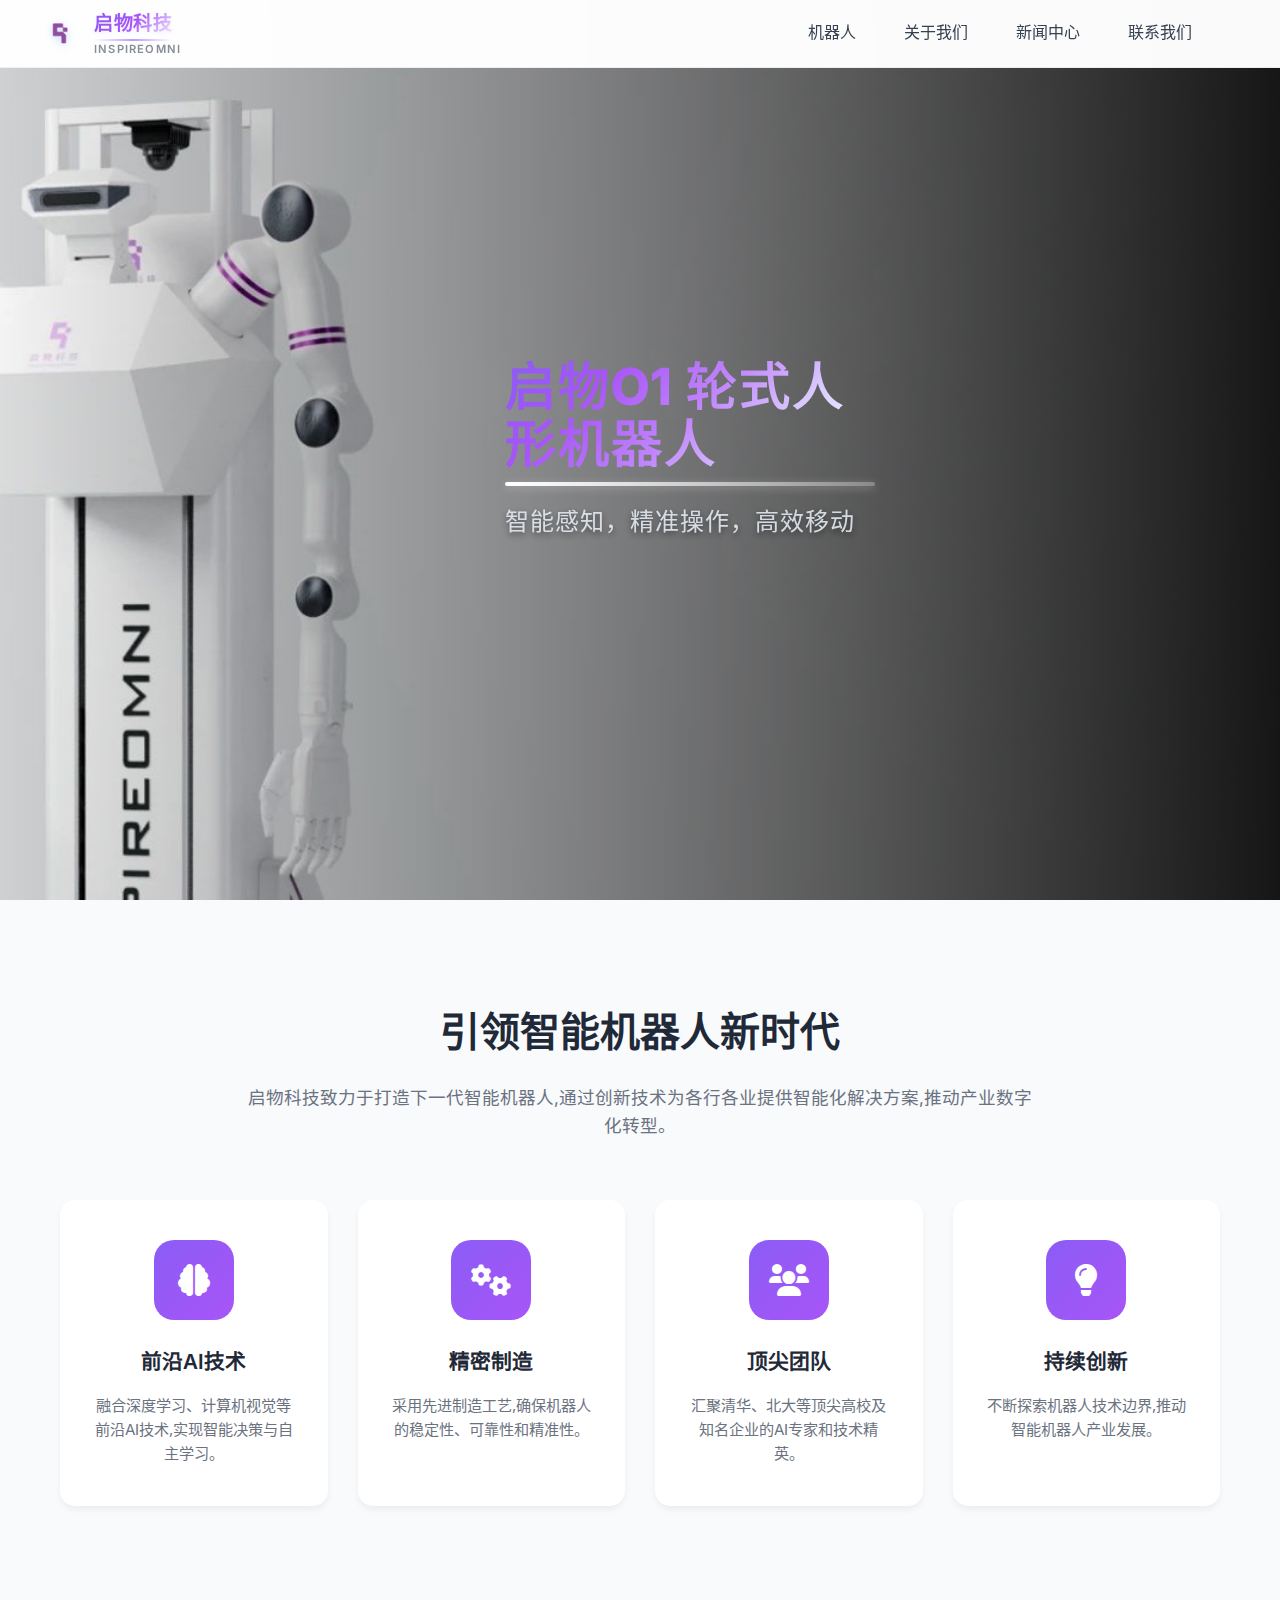
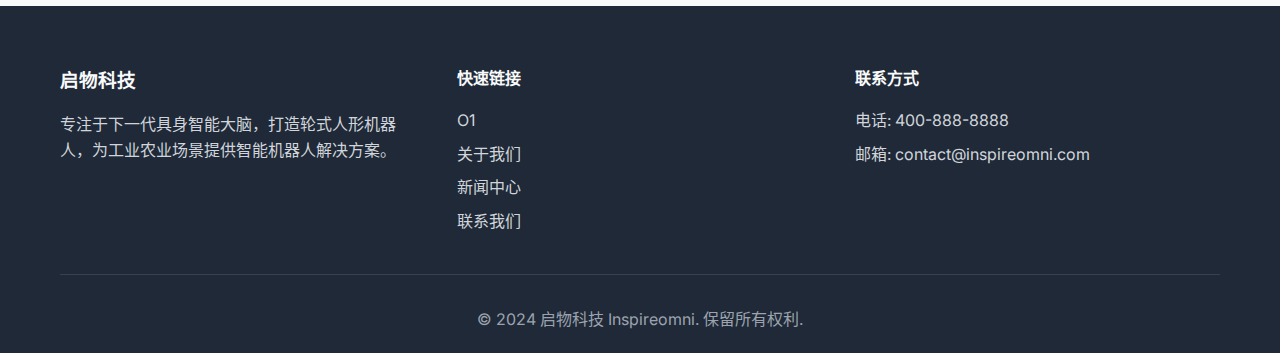
<file: index.html>
<!DOCTYPE html>
<html lang="zh-CN">
<head>
    <meta charset="UTF-8">
    <meta name="viewport" content="width=device-width, initial-scale=1.0">
    <title>启物科技 - 智能机器人未来已来</title>
    <meta name="description" content="启物科技专注于智能机器人研发，启物O1机器人融合最先进的AI技术，为各行各业提供智能化解决方案">
    <link rel="stylesheet" href="styles.css">
    <link href="https://fonts.googleapis.com/css2?family=Inter:wght@300;400;500;600;700&display=swap" rel="stylesheet">
    <link rel="stylesheet" href="https://cdnjs.cloudflare.com/ajax/libs/font-awesome/6.0.0/css/all.min.css">
</head>
<body>
    <!-- 导航栏 -->
    <nav class="navbar">
        <div class="nav-container">
            <div class="nav-logo">
                <a href="index.html" class="logo-container">
                    <img src="images/logo.png" alt="启物科技Logo" class="logo-image">
                    <div class="logo-text">
                        <h2 class="company-name">启物科技</h2>
                        <span class="company-english">INSPIREOMNI</span>
                    </div>
                </a>
            </div>
            <ul class="nav-menu">
                <li class="nav-item-dropdown">
                    <a href="#" class="nav-link dropdown-toggle">机器人</a>
                    <ul class="dropdown-menu">
                        <li class="dropdown-product-item">
                            <a href="o1.html" class="dropdown-product-link">
                                <div class="dropdown-product-image">
                                    <img src="images/o1.3.png" alt="启物O1机器人" class="product-img">
                                </div>
                                <div class="dropdown-product-name">O1</div>
                            </a>
                        </li>
                    </ul>
                </li>
                <li><a href="about.html" class="nav-link">关于我们</a></li>
                <li><a href="news.html" class="nav-link">新闻中心</a></li>
                <li><a href="contact.html" class="nav-link">联系我们</a></li>
            </ul>
            <div class="hamburger">
                <span class="bar"></span>
                <span class="bar"></span>
                <span class="bar"></span>
            </div>
        </div>
    </nav>

    <!-- 首页横幅 - 基于O1封面 -->
    <section class="o1-hero-section">
        <div class="o1-hero-background">
            <!-- 这里将使用第二张机器人图片作为背景 -->
            <div class="o1-hero-overlay"></div>
        </div>
        <div class="container">
            <div class="o1-hero-content">
                <div class="o1-hero-text">
                    <h1 class="o1-hero-title">启物O1 轮式人形机器人</h1>
                    <p class="o1-hero-subtitle">智能感知，精准操作，高效移动</p>
                </div>
            </div>
        </div>
    </section>

    <!-- 特性介绍 - 基于第二个图片 -->
    <section class="features-section">
        <div class="container">
            <div class="features-header">
                <h2 class="features-title">引领智能机器人新时代</h2>
                <p class="features-subtitle">启物科技致力于打造下一代智能机器人,通过创新技术为各行各业提供智能化解决方案,推动产业数字化转型。</p>
            </div>
            <div class="features-grid-new">
                <div class="feature-card-new">
                    <div class="feature-icon-new">
                        <i class="fas fa-brain"></i>
                    </div>
                    <h3>前沿AI技术</h3>
                    <p>融合深度学习、计算机视觉等前沿AI技术,实现智能决策与自主学习。</p>
                </div>
                <div class="feature-card-new">
                    <div class="feature-icon-new">
                        <i class="fas fa-cogs"></i>
                    </div>
                    <h3>精密制造</h3>
                    <p>采用先进制造工艺,确保机器人的稳定性、可靠性和精准性。</p>
                </div>
                <div class="feature-card-new">
                    <div class="feature-icon-new">
                        <i class="fas fa-users"></i>
                    </div>
                    <h3>顶尖团队</h3>
                    <p>汇聚清华、北大等顶尖高校及知名企业的AI专家和技术精英。</p>
                </div>
                <div class="feature-card-new">
                    <div class="feature-icon-new">
                        <i class="fas fa-lightbulb"></i>
                    </div>
                    <h3>持续创新</h3>
                    <p>不断探索机器人技术边界,推动智能机器人产业发展。</p>
                </div>
            </div>
        </div>
    </section>

    <!-- 页脚 -->
    <footer class="footer">
        <div class="container">
            <div class="footer-content">
                <div class="footer-section">
                    <h3>启物科技</h3>
                    <p>专注于下一代具身智能大脑，打造轮式人形机器人，为工业农业场景提供智能机器人解决方案。</p>
                </div>
                <div class="footer-section">
                    <h4>快速链接</h4>
                    <ul>
                        <li><a href="o1.html">O1</a></li>
                        <li><a href="about.html">关于我们</a></li>
                        <li><a href="news.html">新闻中心</a></li>
                        <li><a href="contact.html">联系我们</a></li>
                    </ul>
                </div>
                <div class="footer-section">
                    <h4>联系方式</h4>
                    <p>电话: 400-888-8888</p>
                    <p>邮箱: contact@inspireomni.com</p>
                </div>
            </div>
            <div class="footer-bottom">
                <p>&copy; 2024 启物科技 Inspireomni. 保留所有权利.</p>
            </div>
        </div>
    </footer>

    <script src="script.js"></script>
</body>
</html>
</file>
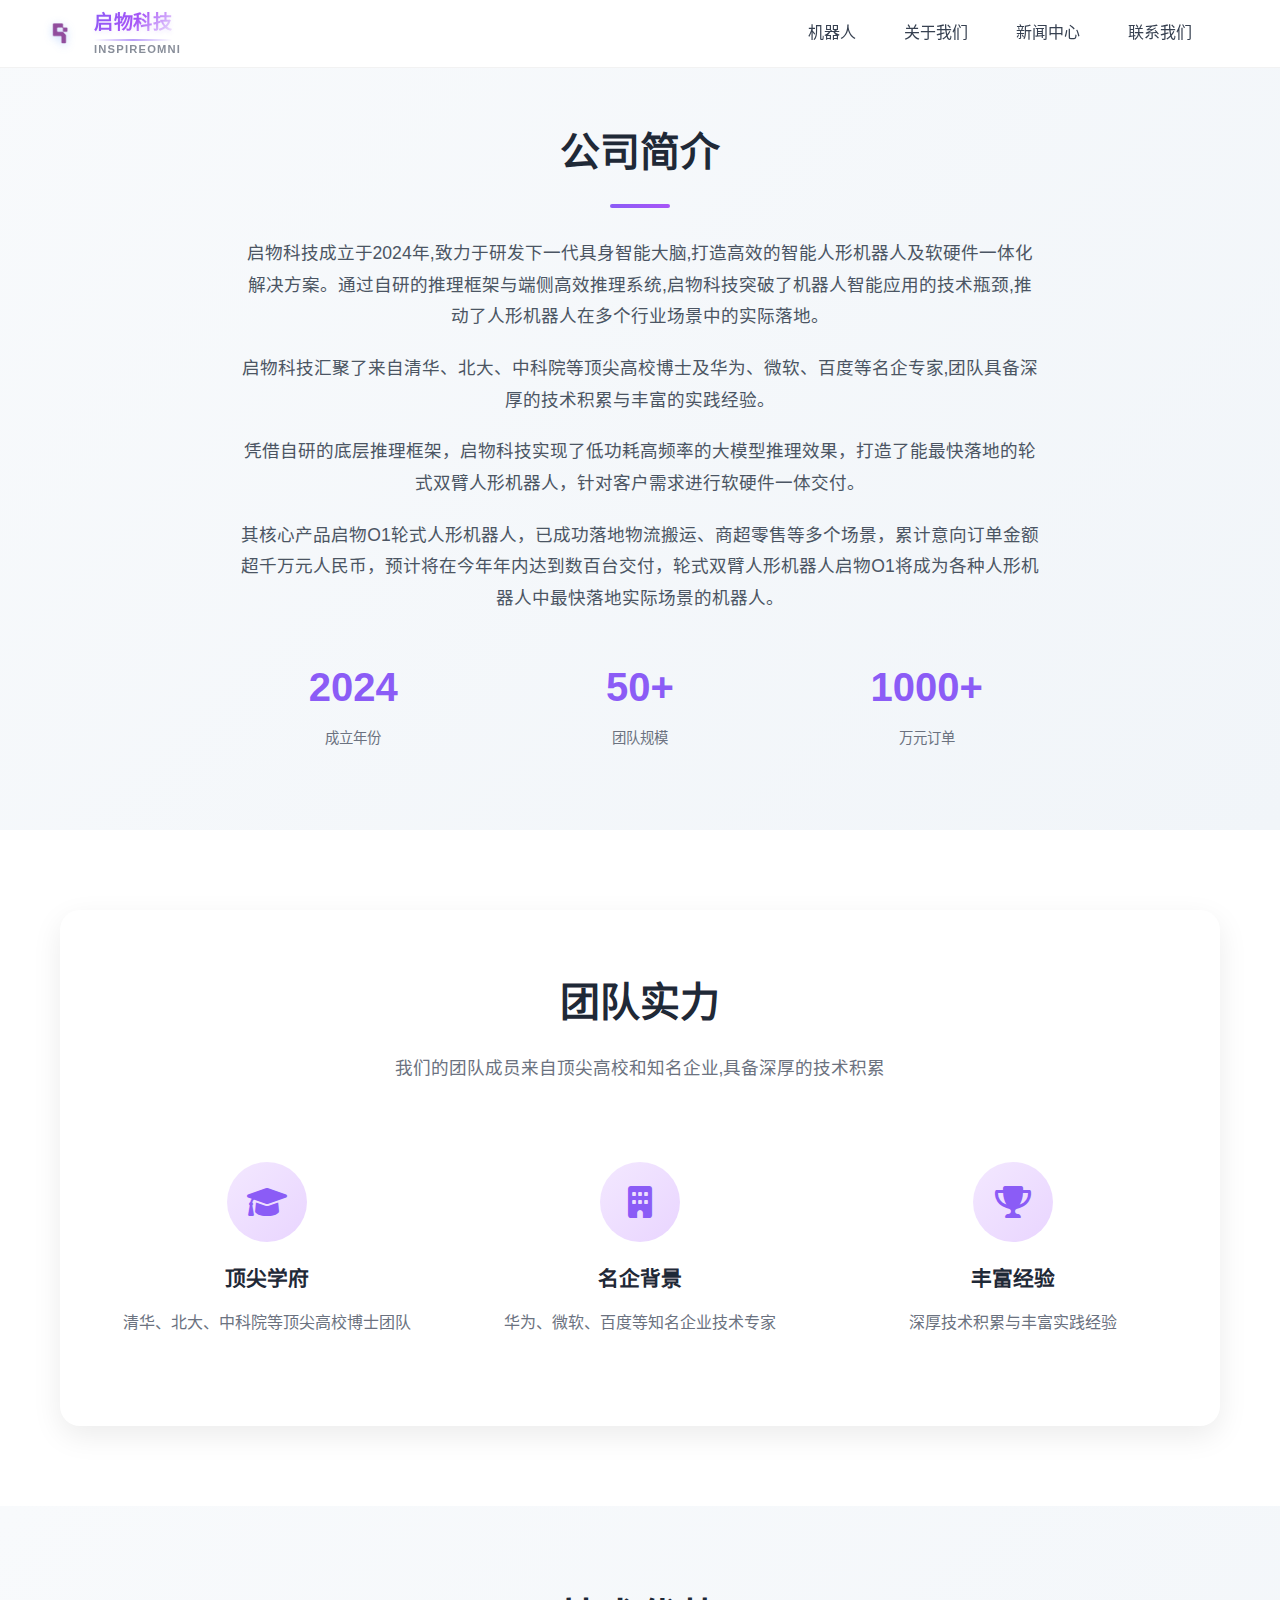
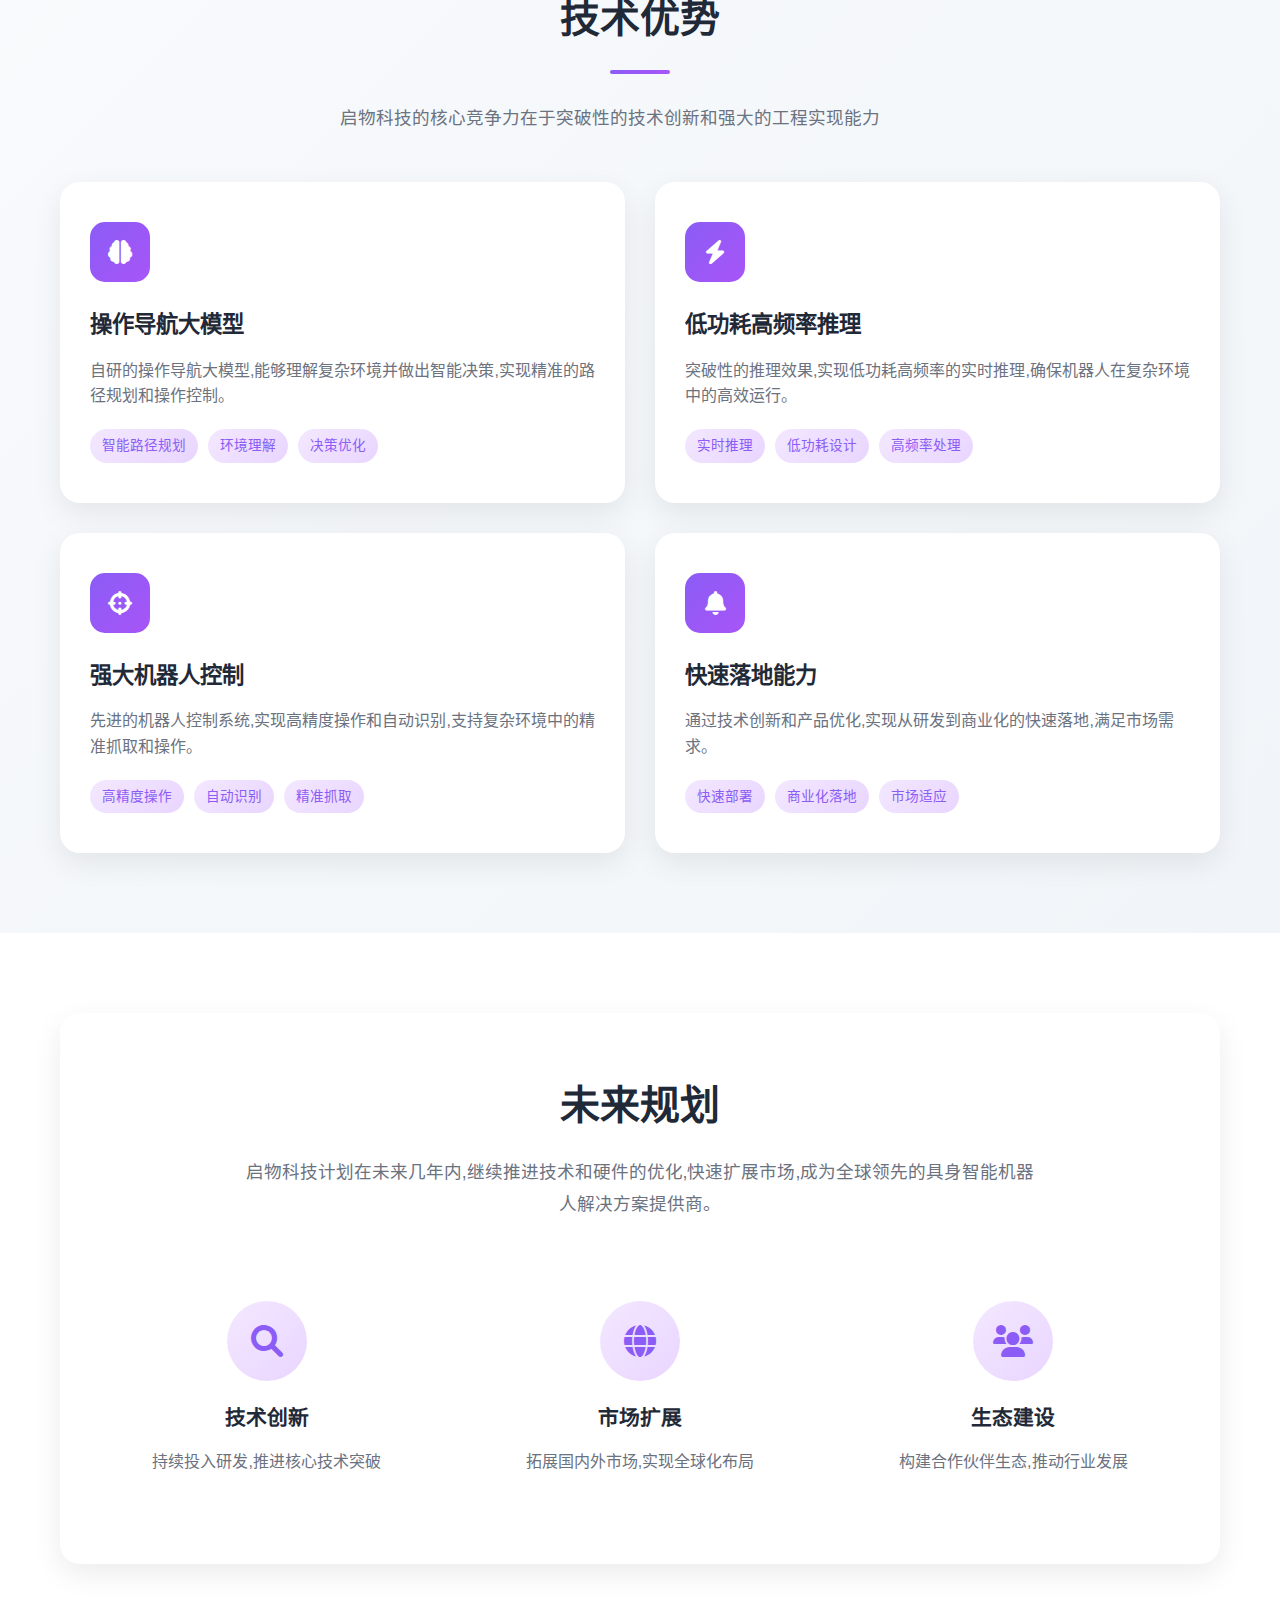
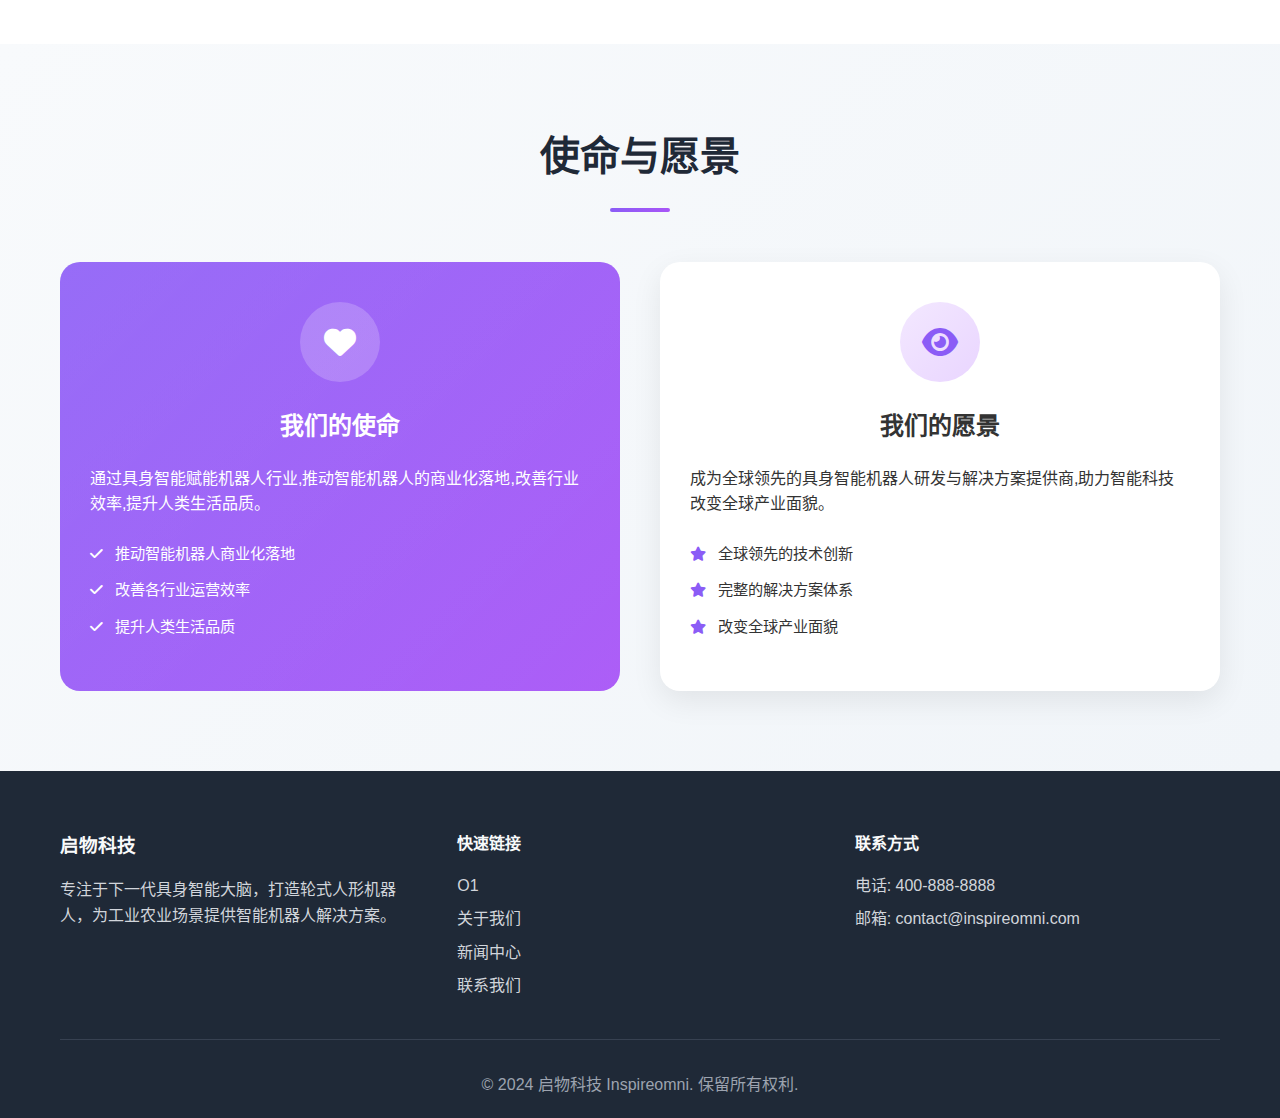
<file: about.html>
<!DOCTYPE html>
<html lang="zh-CN">
<head>
    <meta charset="UTF-8">
    <meta name="viewport" content="width=device-width, initial-scale=1.0">
    <title>关于我们 - 启物科技</title>
    <meta name="description" content="启物科技专注于研发智能人形机器人的端侧大脑，打造下一代智能机器人硬软件一体化解决方案">
    <link rel="stylesheet" href="styles.css">
    <link rel="stylesheet" href="https://cdnjs.cloudflare.com/ajax/libs/font-awesome/6.0.0/css/all.min.css">
</head>
<body>
    <!-- 导航栏 -->
    <nav class="navbar">
        <div class="nav-container">
            <div class="nav-logo">
                <a href="index.html" class="logo-container">
                    <img src="images/logo.png" alt="启物科技Logo" class="logo-image">
                    <div class="logo-text">
                        <h2 class="company-name">启物科技</h2>
                        <span class="company-english">INSPIREOMNI</span>
                    </div>
                </a>
            </div>
            <ul class="nav-menu">
                <li class="nav-item-dropdown">
                    <a href="#" class="nav-link dropdown-toggle">机器人</a>
                    <ul class="dropdown-menu">
                        <li class="dropdown-product-item">
                            <a href="o1.html" class="dropdown-product-link">
                                <div class="dropdown-product-image">
                                    <img src="images/o1.jpg" alt="启物O1机器人" class="product-img">
                                </div>
                                <div class="dropdown-product-name">O1</div>
                            </a>
                        </li>
                    </ul>
                </li>
                <li><a href="about.html" class="nav-link">关于我们</a></li>
                <li><a href="news.html" class="nav-link">新闻中心</a></li>
                <li><a href="contact.html" class="nav-link">联系我们</a></li>
            </ul>
            <div class="hamburger">
                <span class="bar"></span>
                <span class="bar"></span>
                <span class="bar"></span>
            </div>
        </div>
    </nav>

    <!-- 公司简介部分 -->
    <section class="company-intro-section">
        <div class="container">
            <div class="intro-content">
                <div class="intro-text">
                    <h2 class="section-title">公司简介</h2>
                    <div class="title-underline"></div>
                    <div class="intro-paragraphs">
                        <p>启物科技成立于2024年,致力于研发下一代具身智能大脑,打造高效的智能人形机器人及软硬件一体化解决方案。通过自研的推理框架与端侧高效推理系统,启物科技突破了机器人智能应用的技术瓶颈,推动了人形机器人在多个行业场景中的实际落地。</p>
                        <p>启物科技汇聚了来自清华、北大、中科院等顶尖高校博士及华为、微软、百度等名企专家,团队具备深厚的技术积累与丰富的实践经验。</p>
                        <p>凭借自研的底层推理框架，启物科技实现了低功耗高频率的大模型推理效果，打造了能最快落地的轮式双臂人形机器人，针对客户需求进行软硬件一体交付。</p>
                        <p>其核心产品启物O1轮式人形机器人，已成功落地物流搬运、商超零售等多个场景，累计意向订单金额超千万元人民币，预计将在今年年内达到数百台交付，轮式双臂人形机器人启物O1将成为各种人形机器人中最快落地实际场景的机器人。</p>
                    </div>
                    <div class="company-stats">
                        <div class="stat-item">
                            <div class="stat-number">2024</div>
                            <div class="stat-label">成立年份</div>
                        </div>
                        <div class="stat-item">
                            <div class="stat-number">50+</div>
                            <div class="stat-label">团队规模</div>
                        </div>
                        <div class="stat-item">
                            <div class="stat-number">1000+</div>
                            <div class="stat-label">万元订单</div>
                        </div>
                    </div>
                </div>
            </div>
        </div>
    </section>

    <!-- 团队实力部分 -->
    <section class="team-strength-section">
        <div class="container">
            <div class="strength-card">
                <h2 class="section-title">团队实力</h2>
                <p class="section-subtitle">我们的团队成员来自顶尖高校和知名企业,具备深厚的技术积累</p>
                <div class="strength-pillars">
                    <div class="pillar">
                        <div class="pillar-icon">
                            <i class="fas fa-graduation-cap"></i>
                        </div>
                        <h3>顶尖学府</h3>
                        <p>清华、北大、中科院等顶尖高校博士团队</p>
                    </div>
                    <div class="pillar">
                        <div class="pillar-icon">
                            <i class="fas fa-building"></i>
                        </div>
                        <h3>名企背景</h3>
                        <p>华为、微软、百度等知名企业技术专家</p>
                    </div>
                    <div class="pillar">
                        <div class="pillar-icon">
                            <i class="fas fa-trophy"></i>
                        </div>
                        <h3>丰富经验</h3>
                        <p>深厚技术积累与丰富实践经验</p>
                    </div>
                </div>
            </div>
        </div>
    </section>

    <!-- 技术优势部分 -->
    <section class="tech-advantages-section">
        <div class="container">
            <h2 class="section-title">技术优势</h2>
            <div class="title-underline"></div>
            <p class="section-subtitle">启物科技的核心竞争力在于突破性的技术创新和强大的工程实现能力</p>
            <div class="tech-grid">
                <div class="tech-card">
                    <div class="tech-icon">
                        <i class="fas fa-brain"></i>
                    </div>
                    <h3>操作导航大模型</h3>
                    <p>自研的操作导航大模型,能够理解复杂环境并做出智能决策,实现精准的路径规划和操作控制。</p>
                    <div class="tech-keywords">
                        <span class="keyword">智能路径规划</span>
                        <span class="keyword">环境理解</span>
                        <span class="keyword">决策优化</span>
                    </div>
                </div>
                <div class="tech-card">
                    <div class="tech-icon">
                        <i class="fas fa-bolt"></i>
                    </div>
                    <h3>低功耗高频率推理</h3>
                    <p>突破性的推理效果,实现低功耗高频率的实时推理,确保机器人在复杂环境中的高效运行。</p>
                    <div class="tech-keywords">
                        <span class="keyword">实时推理</span>
                        <span class="keyword">低功耗设计</span>
                        <span class="keyword">高频率处理</span>
                    </div>
                </div>
                <div class="tech-card">
                    <div class="tech-icon">
                        <i class="fas fa-crosshairs"></i>
                    </div>
                    <h3>强大机器人控制</h3>
                    <p>先进的机器人控制系统,实现高精度操作和自动识别,支持复杂环境中的精准抓取和操作。</p>
                    <div class="tech-keywords">
                        <span class="keyword">高精度操作</span>
                        <span class="keyword">自动识别</span>
                        <span class="keyword">精准抓取</span>
                    </div>
                </div>
                <div class="tech-card">
                    <div class="tech-icon">
                        <i class="fas fa-bell"></i>
                    </div>
                    <h3>快速落地能力</h3>
                    <p>通过技术创新和产品优化,实现从研发到商业化的快速落地,满足市场需求。</p>
                    <div class="tech-keywords">
                        <span class="keyword">快速部署</span>
                        <span class="keyword">商业化落地</span>
                        <span class="keyword">市场适应</span>
                    </div>
                </div>
            </div>
        </div>
    </section>

    <!-- 未来规划部分 -->
    <section class="future-planning-section">
        <div class="container">
            <div class="planning-card">
                <h2 class="section-title">未来规划</h2>
                <p class="planning-intro">启物科技计划在未来几年内,继续推进技术和硬件的优化,快速扩展市场,成为全球领先的具身智能机器人解决方案提供商。</p>
                <div class="planning-pillars">
                    <div class="planning-pillar">
                        <div class="planning-icon">
                            <i class="fas fa-search"></i>
                        </div>
                        <h3>技术创新</h3>
                        <p>持续投入研发,推进核心技术突破</p>
                    </div>
                    <div class="planning-pillar">
                        <div class="planning-icon">
                            <i class="fas fa-globe"></i>
                        </div>
                        <h3>市场扩展</h3>
                        <p>拓展国内外市场,实现全球化布局</p>
                    </div>
                    <div class="planning-pillar">
                        <div class="planning-icon">
                            <i class="fas fa-users"></i>
                        </div>
                        <h3>生态建设</h3>
                        <p>构建合作伙伴生态,推动行业发展</p>
                    </div>
                </div>
            </div>
        </div>
    </section>

    <!-- 使命与愿景部分 -->
    <section class="mission-vision-section">
        <div class="container">
            <h2 class="section-title">使命与愿景</h2>
            <div class="title-underline"></div>
            <div class="mission-vision-cards">
                <div class="mission-card">
                    <div class="card-icon">
                        <i class="fas fa-heart"></i>
                    </div>
                    <h3>我们的使命</h3>
                    <p>通过具身智能赋能机器人行业,推动智能机器人的商业化落地,改善行业效率,提升人类生活品质。</p>
                    <ul class="mission-points">
                        <li><i class="fas fa-check"></i>推动智能机器人商业化落地</li>
                        <li><i class="fas fa-check"></i>改善各行业运营效率</li>
                        <li><i class="fas fa-check"></i>提升人类生活品质</li>
                    </ul>
                </div>
                <div class="vision-card">
                    <div class="card-icon">
                        <i class="fas fa-eye"></i>
                    </div>
                    <h3>我们的愿景</h3>
                    <p>成为全球领先的具身智能机器人研发与解决方案提供商,助力智能科技改变全球产业面貌。</p>
                    <ul class="vision-points">
                        <li><i class="fas fa-star"></i>全球领先的技术创新</li>
                        <li><i class="fas fa-star"></i>完整的解决方案体系</li>
                        <li><i class="fas fa-star"></i>改变全球产业面貌</li>
                    </ul>
                </div>
            </div>
        </div>
    </section>

    <!-- 页脚 -->
    <footer class="footer">
        <div class="container">
            <div class="footer-content">
                <div class="footer-section">
                    <h3>启物科技</h3>
                    <p>专注于下一代具身智能大脑，打造轮式人形机器人，为工业农业场景提供智能机器人解决方案。</p>
                </div>
                <div class="footer-section">
                    <h4>快速链接</h4>
                    <ul>
                        <li><a href="o1.html">O1</a></li>
                        <li><a href="about.html">关于我们</a></li>
                        <li><a href="news.html">新闻中心</a></li>
                        <li><a href="contact.html">联系我们</a></li>
                    </ul>
                </div>
                <div class="footer-section">
                    <h4>联系方式</h4>
                    <p>电话: 400-888-8888</p>
                    <p>邮箱: contact@inspireomni.com</p>
                </div>
            </div>
            <div class="footer-bottom">
                <p>&copy; 2024 启物科技 Inspireomni. 保留所有权利.</p>
            </div>
        </div>
    </footer>

    <script src="script.js"></script>
</body>
</html>
</file>
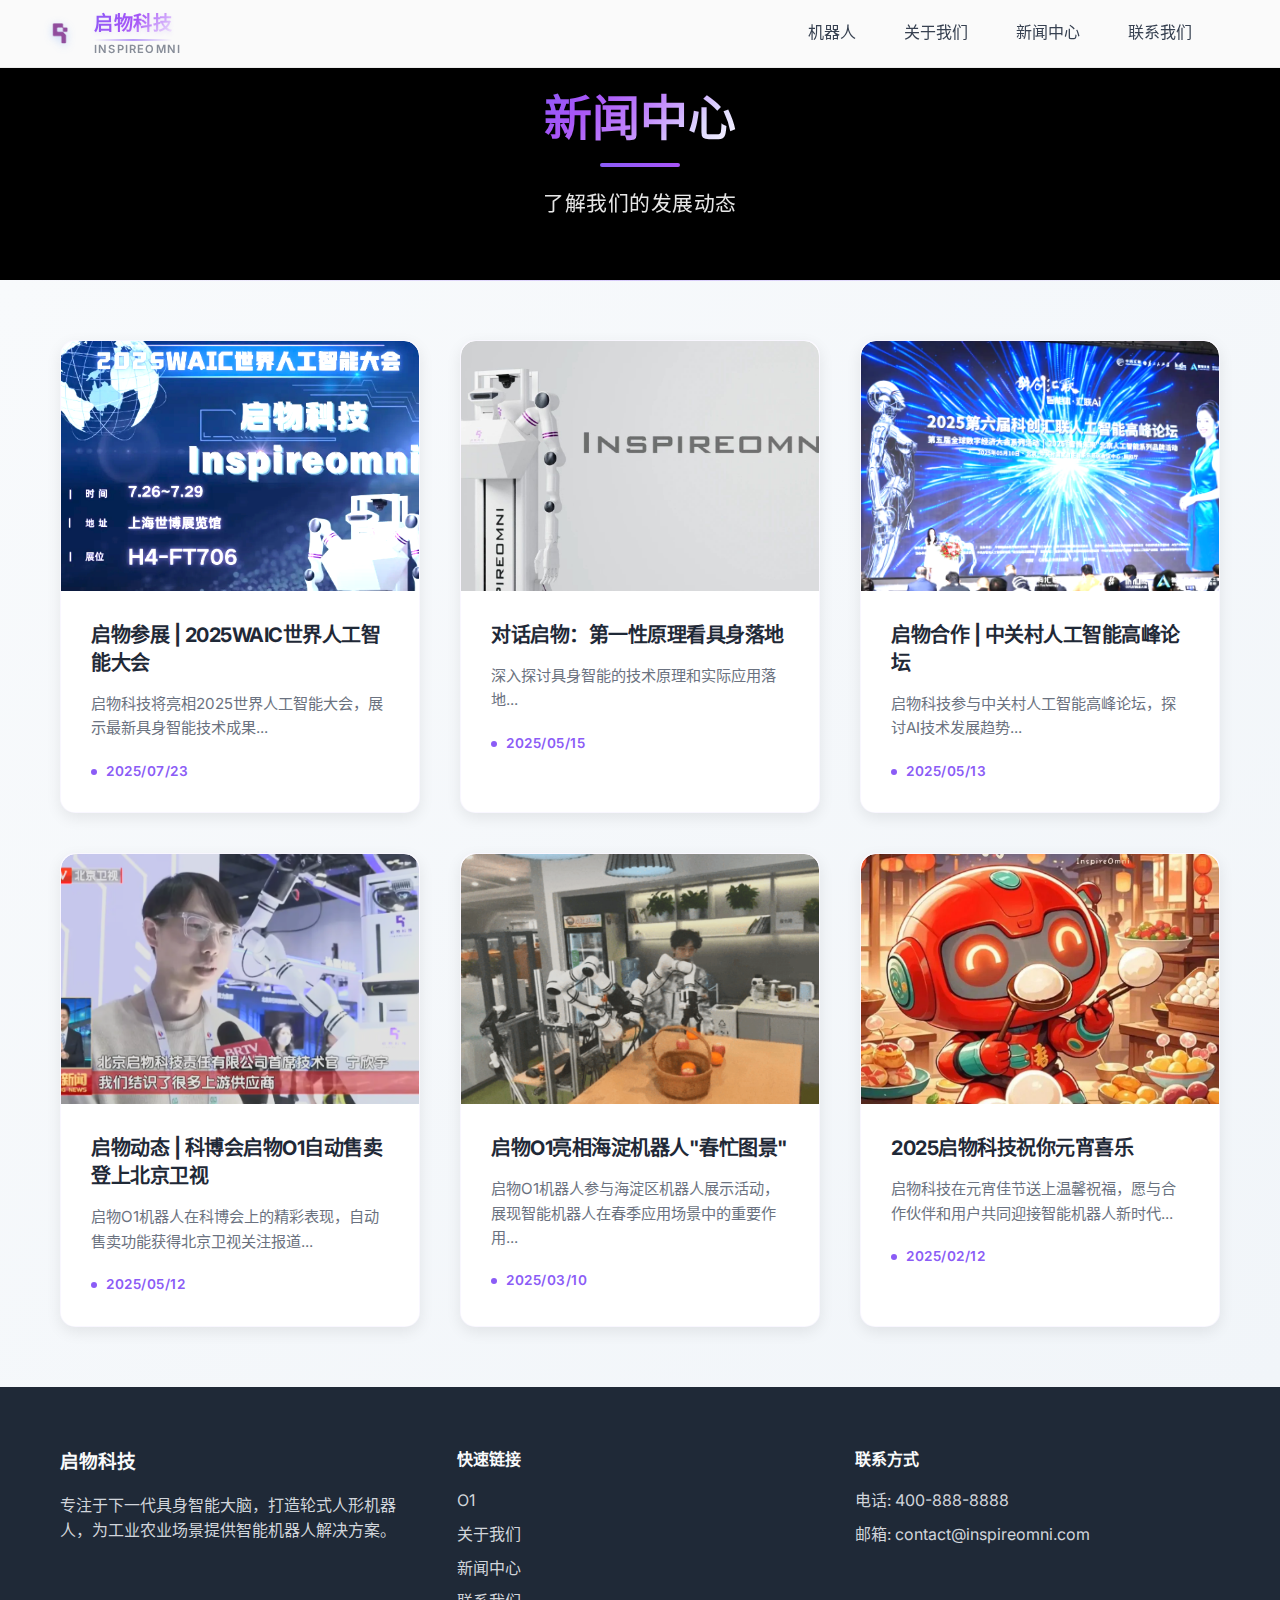
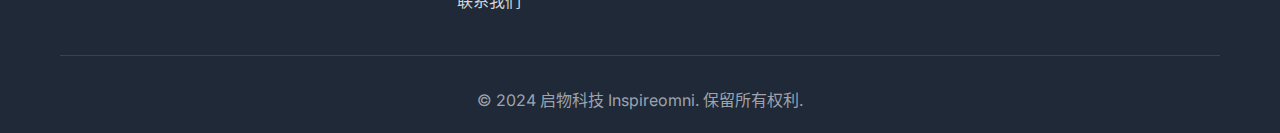
<file: news.html>
<!DOCTYPE html>
<html lang="zh-CN">
<head>
    <meta charset="UTF-8">
    <meta name="viewport" content="width=device-width, initial-scale=1.0">
    <title>新闻中心 - 启物科技</title>
    <meta name="description" content="了解启物科技的发展动态，最新产品资讯和行业新闻">
    <link rel="stylesheet" href="styles.css">
    <link href="https://fonts.googleapis.com/css2?family=Inter:wght@300;400;500;600;700&display=swap" rel="stylesheet">
    <link rel="stylesheet" href="https://cdnjs.cloudflare.com/ajax/libs/font-awesome/6.0.0/css/all.min.css">
</head>
<body>
    <!-- 导航栏 -->
    <nav class="navbar">
        <div class="nav-container">
            <div class="nav-logo">
                <a href="index.html" class="logo-container">
                    <img src="images/logo.png" alt="启物科技Logo" class="logo-image">
                    <div class="logo-text">
                        <h2 class="company-name">启物科技</h2>
                        <span class="company-english">INSPIREOMNI</span>
                    </div>
                </a>
            </div>
            <ul class="nav-menu">
                <li class="nav-item-dropdown">
                    <a href="#" class="nav-link dropdown-toggle">机器人</a>
                    <ul class="dropdown-menu">
                        <li class="dropdown-product-item">
                            <a href="o1.html" class="dropdown-product-link">
                                <div class="dropdown-product-image">
                                    <img src="images/o1.3.png" alt="启物O1机器人" class="product-img">
                                </div>
                                <div class="dropdown-product-name">O1</div>
                            </a>
                        </li>
                    </ul>
                </li>
                <li><a href="about.html" class="nav-link">关于我们</a></li>
                <li><a href="news.html" class="nav-link">新闻中心</a></li>
                <li><a href="contact.html" class="nav-link">联系我们</a></li>
            </ul>
            <div class="hamburger">
                <span class="bar"></span>
                <span class="bar"></span>
                <span class="bar"></span>
            </div>
        </div>
    </nav>

    <!-- 新闻中心头部 -->
    <section class="news-hero">
        <div class="container">
            <h1 class="news-title">新闻中心</h1>
            <p class="news-subtitle">了解我们的发展动态</p>
        </div>
    </section>

    <!-- 新闻文章 -->
    <section class="news-articles">
        <div class="container">
            <div class="articles-grid">
                <article class="news-card">
                    <a href="https://mp.weixin.qq.com/s/Qlk5baRkpxJ99cyLZM3aJA" target="_blank" class="news-link">
                        <div class="news-image">
                            <img src="images/new1.png" alt="2025WAIC世界人工智能大会海报" class="news-article-image">
                        </div>
                        <div class="news-content">
                            <h3>启物参展 | 2025WAIC世界人工智能大会</h3>
                            <p>启物科技将亮相2025世界人工智能大会，展示最新具身智能技术成果...</p>
                            <div class="news-date">2025/07/23</div>
                        </div>
                    </a>
                </article>

                <article class="news-card">
                    <a href="https://mp.weixin.qq.com/s/n4TSRXfKK8Y1FqzjXKehXg" target="_blank" class="news-link">
                        <div class="news-image">
                            <img src="images/new2.jpg" alt="启物科技机器人" class="news-article-image">
                        </div>
                        <div class="news-content">
                            <h3>对话启物：第一性原理看具身落地</h3>
                            <p>深入探讨具身智能的技术原理和实际应用落地...</p>
                            <div class="news-date">2025/05/15</div>
                        </div>
                    </a>
                </article>

                <article class="news-card">
                    <a href="https://mp.weixin.qq.com/s/Rb5eDqPPTeTUamX6KXdNSA" target="_blank" class="news-link">
                        <div class="news-image">
                            <img src="images/new3.png" alt="启物科技机器人" class="news-article-image">
                        </div>
                        <div class="news-content">
                            <h3>启物合作 | 中关村人工智能高峰论坛</h3>
                            <p>启物科技参与中关村人工智能高峰论坛，探讨AI技术发展趋势...</p>
                            <div class="news-date">2025/05/13</div>
                        </div>
                    </a>
                </article>

                <!-- 新增的部落格文章 -->
                <article class="news-card">
                    <a href="https://mp.weixin.qq.com/s/1YGJDNEXK0WTpRfr0AFnhQ" target="_blank" class="news-link">
                        <div class="news-image">
                            <img src="images/new4.png" alt="启物O1自动售卖登上北京卫视" class="news-article-image">
                        </div>
                        <div class="news-content">
                            <h3>启物动态 | 科博会启物O1自动售卖登上北京卫视</h3>
                            <p>启物O1机器人在科博会上的精彩表现，自动售卖功能获得北京卫视关注报道...</p>
                            <div class="news-date">2025/05/12</div>
                        </div>
                    </a>
                </article>

                <article class="news-card">
                    <a href="https://mp.weixin.qq.com/s/x3bhlKqdmApHIAj8x5zzUw" target="_blank" class="news-link">
                        <div class="news-image">
                            <img src="images/new5.png" alt="启物O1亮相海淀机器人春忙图景" class="news-article-image">
                        </div>
                        <div class="news-content">
                            <h3>启物O1亮相海淀机器人"春忙图景"</h3>
                            <p>启物O1机器人参与海淀区机器人展示活动，展现智能机器人在春季应用场景中的重要作用...</p>
                            <div class="news-date">2025/03/10</div>
                        </div>
                    </a>
                </article>

                <article class="news-card">
                    <a href="https://mp.weixin.qq.com/s/MtxzuHTGmurkGzZ2RzduXg" target="_blank" class="news-link">
                        <div class="news-image">
                            <img src="images/new6.png" alt="2025启物科技元宵节祝福" class="news-article-image">
                        </div>
                        <div class="news-content">
                            <h3>2025启物科技祝你元宵喜乐</h3>
                            <p>启物科技在元宵佳节送上温馨祝福，愿与合作伙伴和用户共同迎接智能机器人新时代...</p>
                            <div class="news-date">2025/02/12</div>
                        </div>
                    </a>
                </article>
            </div>
        </div>
    </section>



    <!-- 页脚 -->
    <footer class="footer">
        <div class="container">
            <div class="footer-content">
                <div class="footer-section">
                    <h3>启物科技</h3>
                    <p>专注于下一代具身智能大脑，打造轮式人形机器人，为工业农业场景提供智能机器人解决方案。</p>
                </div>
                <div class="footer-section">
                    <h4>快速链接</h4>
                    <ul>
                        <li><a href="o1.html">O1</a></li>
                        <li><a href="about.html">关于我们</a></li>
                        <li><a href="news.html">新闻中心</a></li>
                        <li><a href="contact.html">联系我们</a></li>
                    </ul>
                </div>
                <div class="footer-section">
                    <h4>联系方式</h4>
                    <p>电话: 400-888-8888</p>
                    <p>邮箱: contact@inspireomni.com</p>
                </div>
            </div>
            <div class="footer-bottom">
                <p>&copy; 2024 启物科技 Inspireomni. 保留所有权利.</p>
            </div>
        </div>
    </footer>

    <script src="script.js"></script>
</body>
</html>
</file>
<file: styles.css>
/* 全局样式 */
* {
    margin: 0;
    padding: 0;
    box-sizing: border-box;
}

body {
    font-family: 'Inter', -apple-system, BlinkMacSystemFont, 'Segoe UI', Roboto, sans-serif;
    line-height: 1.6;
    color: #333;
    overflow-x: hidden;
}

.container {
    max-width: 1200px;
    margin: 0 auto;
    padding: 0 20px;
}

/* 导航栏 */
.navbar {
    position: fixed;
    top: 0;
    width: 100%;
    background: rgba(255, 255, 255, 0.98);
    backdrop-filter: blur(10px);
    z-index: 1000;
    padding: 0.5rem 0;
    transition: all 0.3s ease;
    border-bottom: 1px solid rgba(0, 0, 0, 0.05);
}

.nav-container {
    max-width: 1400px;
    margin: 0 auto;
    padding: 0 40px;
    display: flex;
    justify-content: space-between;
    align-items: center;
}

.logo-container {
    display: flex;
    align-items: center;
    gap: 14px;
    text-decoration: none;
    color: inherit;
    transition: all 0.3s ease;
}

.logo-image {
    width: 40px;
    height: 40px;
    object-fit: contain;
    filter: drop-shadow(0 2px 4px rgba(59, 130, 246, 0.3));
}

.logo-text {
    display: flex;
    flex-direction: column;
    align-items: flex-start;
    gap: 2px;
}

.company-name {
    color: #1f2937;
    font-weight: 800;
    margin: 0;
    font-size: 1.2rem;
    font-family: 'Inter', sans-serif;
    letter-spacing: 0.5px;
    position: relative;
    background: linear-gradient(135deg, #8b5cf6 0%, #a855f7 50%, #ffffff 100%);
    -webkit-background-clip: text;
    -webkit-text-fill-color: transparent;
    background-clip: text;
    text-shadow: 0 2px 4px rgba(139, 92, 246, 0.1);
}

.company-name::after {
    content: '';
    position: absolute;
    bottom: -2px;
    left: 0;
    width: 100%;
    height: 2px;
    background: linear-gradient(90deg, transparent, #8b5cf6, transparent);
    opacity: 0.6;
}

.company-english {
    color: #6b7280;
    font-size: 0.7rem;
    font-weight: 600;
    letter-spacing: 1.2px;
    text-transform: uppercase;
    font-family: 'Inter', sans-serif;
    opacity: 0.8;
    transition: all 0.3s ease;
}

.logo-container:hover .company-name {
    transform: scale(1.01);
    transition: transform 0.3s ease;
    background: linear-gradient(135deg, #a855f7 0%, #8b5cf6 50%, #7c3aed 100%);
    -webkit-background-clip: text;
    -webkit-text-fill-color: transparent;
    background-clip: text;
}

.logo-container:hover .company-english {
    opacity: 1;
    color: #3b82f6;
}

.logo-container:hover .logo-image {
    filter: drop-shadow(0 4px 8px rgba(59, 130, 246, 0.4));
    transform: scale(1.03);
    transition: all 0.3s ease;
}

.nav-menu {
    display: flex;
    list-style: none;
    gap: 3rem;
    margin: 0;
    padding: 0;
    margin-right: 3rem;
}

.nav-link {
    text-decoration: none;
    color: #374151;
    font-weight: 500;
    font-size: 1rem;
    transition: all 0.3s ease;
    position: relative;
    padding: 0.4rem 0;
}

.nav-link:hover {
    color: #3b82f6;
}

.nav-link::after {
    content: '';
    position: absolute;
    bottom: 0;
    left: 0;
    width: 0;
    height: 2px;
    background: #3b82f6;
    transition: width 0.3s ease;
}

.nav-link:hover::after {
    width: 100%;
}

/* 下拉菜单样式 */
.nav-item-dropdown {
    position: relative;
}

.dropdown-toggle {
    cursor: pointer;
}

.dropdown-toggle::before {
    display: none;
}

.nav-item-dropdown:hover .dropdown-toggle::before {
    border-top-color: #3b82f6;
    transform: translateY(-50%) rotate(180deg);
}

.dropdown-menu {
    display: flex;
    flex-direction: column;
    gap: 0;
    padding: 60px 100px;
    background: #f8f9fa;
    border: none;
    border-radius: 0;
    box-shadow: 0 8px 32px rgba(0, 0, 0, 0.15);
    opacity: 0;
    visibility: hidden;
    position: fixed;
    top: 45px;
    left: 50%;
    transform: translateX(-50%) translateY(-10px);
    z-index: 1001;
    width: 100vw;
    max-width: none;
    min-width: auto;
    transition: all 0.3s ease;
}
  

.nav-item-dropdown:hover .dropdown-menu {
    opacity: 1;
    visibility: visible;
    transform: translateX(-50%) translateY(20px);
}

.dropdown-header {
    text-align: center;
    margin-bottom: 30px;
    width: 100%;
}

.dropdown-title {
    font-size: 32px;
    font-weight: 800;
    color: #1f2937;
    margin: 0 0 20px 0;
    letter-spacing: 1px;
    text-transform: uppercase;
}

.dropdown-underline {
    width: 100px;
    height: 4px;
    background: linear-gradient(90deg, #8b5cf6, #a855f7);
    margin: 0 auto;
    border-radius: 2px;
}

.dropdown-products {
    display: flex;
    justify-content: center;
    align-items: center;
    gap: 40px;
    margin-top: 40px;
    flex-wrap: nowrap;
    width: 100%;
}

.dropdown-product-item {
    list-style: none;
    display: flex;
    justify-content: center;
    align-items: center;
    margin: 0;
    padding: 0;
}

.dropdown-product-link {
    display: flex;
    flex-direction: column;
    align-items: center;
    text-decoration: none;
    color: inherit;
    transition: all 0.3s ease;
    padding: 30px 40px;
    background: white;
    border-radius: 12px;
    border: 1px solid #e5e7eb;
    box-shadow: 0 4px 12px rgba(0, 0, 0, 0.08);
    min-width: 250px;
    position: relative;
    overflow: hidden;
}

.dropdown-product-link::before {
    content: '';
    position: absolute;
    top: 0;
    left: 0;
    right: 0;
    height: 3px;
    background: linear-gradient(90deg, #8b5cf6, #a855f7);
    transform: scaleX(0);
    transition: transform 0.3s ease;
}

.dropdown-product-link:hover::before {
    transform: scaleX(1);
}

.dropdown-product-link:hover {
    transform: translateY(-2px);
    box-shadow: none;
    background: transparent;
    border-color: transparent;
}

.dropdown-product-image {
    width: 200px;
    height: 200px;
    background: #f8fafc;
    border-radius: 12px;
    overflow: hidden;
    margin-bottom: 20px;
    display: flex;
    align-items: center;
    justify-content: center;
    box-shadow: 0 6px 20px rgba(0, 0, 0, 0.1);
    position: relative;
    transition: all 0.3s ease;
}

.product-img {
    width: 100%;
    height: 100%;
    object-fit: contain;
    transition: all 0.5s ease;
    filter: brightness(1.02);
}

.dropdown-product-link:hover .product-img {
    transform: scale(1.05);
}

.dropdown-product-name {
    font-size: 18px;
    font-weight: 600;
    color: #1f2937;
    text-align: center;
    margin-top: 15px;
    order: 2;
    letter-spacing: 0.5px;
    position: relative;
    padding-bottom: 0;
    transition: color 0.3s ease;
}

.dropdown-product-name::after {
    display: none;
}

.dropdown-product-link:hover .dropdown-product-name {
    color: #1f2937;
}

.dropdown-product-link:hover .dropdown-product-name::after {
    display: none;
}

.hamburger {
    display: none;
    flex-direction: column;
    cursor: pointer;
}

.bar {
    width: 25px;
    height: 3px;
    background: #333;
    margin: 3px 0;
    transition: 0.3s;
}

/* 首页横幅 */
.hero {
    min-height: 100vh;
    display: flex;
    align-items: center;
    background: linear-gradient(135deg, #1a1a2e 0%, #16213e 50%, #0f3460 100%);
    color: white;
    padding: 120px 0 80px;
    position: relative;
    overflow: hidden;
}

.hero .container {
    max-width: 1400px;
    margin: 0 auto;
    padding: 0 60px;
    display: flex;
    align-items: center;
    width: 100%;
}

.hero-background {
    position: absolute;
    top: 0;
    left: 0;
    width: 100%;
    height: 100%;
    z-index: 1;
}

.hero-bg-animation {
    position: absolute;
    top: 0;
    left: 0;
    width: 100%;
    height: 100%;
    background: 
        radial-gradient(circle at 20% 80%, rgba(139, 92, 246, 0.1) 0%, transparent 50%),
        radial-gradient(circle at 80% 20%, rgba(139, 92, 246, 0.1) 0%, transparent 50%),
        radial-gradient(circle at 40% 40%, rgba(139, 92, 246, 0.05) 0%, transparent 50%);
    animation: float 6s ease-in-out infinite;
}

.hero-bg-particles {
    position: absolute;
    top: 0;
    left: 0;
    width: 100%;
    height: 100%;
    background-image: 
        radial-gradient(circle at 25% 25%, rgba(139, 92, 246, 0.3) 1px, transparent 1px),
        radial-gradient(circle at 75% 75%, rgba(139, 92, 246, 0.2) 1px, transparent 1px);
    background-size: 50px 50px, 30px 30px;
    animation: particle-float 8s linear infinite;
}

@keyframes float {
    0%, 100% { transform: translateY(0px) rotate(0deg); }
    50% { transform: translateY(-20px) rotate(1deg); }
}

@keyframes particle-float {
    0% { transform: translateY(0px); }
    100% { transform: translateY(-50px); }
}

.hero-content {
    flex: 1;
    max-width: 600px;
    position: relative;
    z-index: 2;
    padding-right: 2rem;
}

.hero-badge {
    display: inline-block;
    background: rgba(139, 92, 246, 0.2);
    border: 1px solid rgba(139, 92, 246, 0.3);
    border-radius: 20px;
    padding: 8px 16px;
    margin-bottom: 2rem;
    backdrop-filter: blur(10px);
}

.hero-badge span {
    font-size: 0.875rem;
    font-weight: 500;
    color: #8b5cf6;
}

.hero-title {
    font-size: 3.5rem;
    font-weight: 700;
    margin-bottom: 1.5rem;
    line-height: 1.2;
    display: flex;
    flex-direction: column;
    gap: 0.5rem;
}

.title-line {
    color: #e2e8f0;
}

.title-highlight {
    background: linear-gradient(135deg, #8b5cf6, #a855f7);
    -webkit-background-clip: text;
    -webkit-text-fill-color: transparent;
    background-clip: text;
}

.hero-subtitle {
    font-size: 1.25rem;
    margin-bottom: 2rem;
    opacity: 0.9;
}

.hero-stats {
    display: flex;
    gap: 2rem;
    margin: 2rem 0;
}

.stat-item {
    display: flex;
    flex-direction: column;
    align-items: center;
    text-align: center;
}

.stat-number {
    font-size: 1.5rem;
    font-weight: 700;
    color: #8b5cf6;
    margin-bottom: 0.25rem;
}

.stat-label {
    font-size: 0.875rem;
    color: #cbd5e1;
    font-weight: 500;
}

.hero-buttons {
    display: flex;
    gap: 1rem;
    flex-wrap: wrap;
    margin-top: 2rem;
}

.btn {
    padding: 12px 30px;
    border-radius: 50px;
    text-decoration: none;
    font-weight: 600;
    transition: all 0.3s ease;
    display: inline-flex;
    align-items: center;
    gap: 8px;
    border: none;
    cursor: pointer;
    font-size: 1rem;
}

.btn-primary {
    background: #8b5cf6;
    color: white;
}

.btn-primary:hover {
    background: #7c3aed;
    transform: translateY(-2px);
    box-shadow: 0 10px 25px rgba(139, 92, 246, 0.3);
}

.btn-secondary {
    background: transparent;
    color: white;
    border: 2px solid white;
}

.btn-secondary:hover {
    background: white;
    color: #8b5cf6;
    transform: translateY(-2px);
}

.btn-outline {
    background: transparent;
    color: #8b5cf6;
    border: 2px solid #8b5cf6;
}

.btn-outline:hover {
    background: #8b5cf6;
    color: white;
}

.hero-visual {
    flex: 1;
    display: flex;
    justify-content: center;
    align-items: center;
    position: relative;
    z-index: 2;
}

.robot-model {
    position: relative;
    width: 300px;
    height: 400px;
    display: flex;
    justify-content: center;
    align-items: center;
}

.robot-body {
    position: relative;
    width: 200px;
    height: 300px;
    display: flex;
    flex-direction: column;
    align-items: center;
}

.robot-head {
    width: 60px;
    height: 60px;
    background: linear-gradient(135deg, #8b5cf6, #a855f7);
    border-radius: 50%;
    position: relative;
    z-index: 3;
    animation: robot-head-bob 3s ease-in-out infinite;
}

.robot-torso {
    width: 80px;
    height: 100px;
    background: linear-gradient(135deg, #6366f1, #8b5cf6);
    border-radius: 20px;
    margin-top: -10px;
    position: relative;
    z-index: 2;
}

.robot-arm {
    position: absolute;
    width: 20px;
    height: 80px;
    background: linear-gradient(135deg, #8b5cf6, #a855f7);
    border-radius: 10px;
    top: 40px;
}

.robot-arm.left {
    left: -30px;
    transform: rotate(-15deg);
    animation: robot-arm-left 4s ease-in-out infinite;
}

.robot-arm.right {
    right: -30px;
    transform: rotate(15deg);
    animation: robot-arm-right 4s ease-in-out infinite;
}

.robot-base {
    width: 120px;
    height: 40px;
    background: linear-gradient(135deg, #4f46e5, #6366f1);
    border-radius: 20px;
    margin-top: -10px;
    position: relative;
    z-index: 1;
}

.robot-glow {
    position: absolute;
    width: 300px;
    height: 300px;
    background: radial-gradient(circle, rgba(139, 92, 246, 0.2) 0%, transparent 70%);
    border-radius: 50%;
    animation: robot-glow-pulse 2s ease-in-out infinite;
}

@keyframes robot-head-bob {
    0%, 100% { transform: translateY(0px); }
    50% { transform: translateY(-5px); }
}

@keyframes robot-arm-left {
    0%, 100% { transform: rotate(-15deg); }
    50% { transform: rotate(-25deg); }
}

@keyframes robot-arm-right {
    0%, 100% { transform: rotate(15deg); }
    50% { transform: rotate(25deg); }
}

@keyframes robot-glow-pulse {
    0%, 100% { opacity: 0.5; transform: scale(1); }
    50% { opacity: 0.8; transform: scale(1.1); }
}

/* 页面标题 */
.page-header {
    background: #000000;
    color: white;
    padding: 80px 0 60px;
    position: relative;
    overflow: hidden;
    display: flex;
    align-items: center;
    justify-content: center;
}

.page-header .container {
    display: flex;
    flex-direction: column;
    align-items: center;
    justify-content: center;
    text-align: center;
    width: 100%;
    height: 100%;
}

.page-title {
    font-size: 3rem;
    font-weight: 800;
    margin-bottom: 20px;
    background: linear-gradient(135deg, #8b5cf6 0%, #a855f7 25%, #c084fc 50%, #ddd6fe 75%, #ffffff 100%);
    -webkit-background-clip: text;
    -webkit-text-fill-color: transparent;
    background-clip: text;
    position: relative;
    z-index: 1;
    text-transform: uppercase;
}

.page-title::after {
    content: '';
    position: absolute;
    bottom: -10px;
    left: 50%;
    transform: translateX(-50%);
    width: 80px;
    height: 4px;
    background: linear-gradient(90deg, #8b5cf6, #a855f7);
    border-radius: 2px;
}

.page-subtitle {
    font-size: 1.3rem;
    opacity: 0.9;
    font-weight: 400;
    position: relative;
    z-index: 1;
    margin-top: 10px;
    letter-spacing: 0.5px;
}

/* 章节标题 */
.section-title {
    text-align: center;
    font-size: 2.5rem;
    font-weight: 700;
    margin-bottom: 3rem;
    color: #1f2937;
}

/* 关于我们 */
.about {
    padding: 80px 0;
    background: #f8fafc;
}

.about-content {
    max-width: 1000px;
    margin: 0 auto;
}

.company-intro {
    text-align: center;
    margin-bottom: 4rem;
}

.company-intro h3 {
    font-size: 1.75rem;
    margin-bottom: 1.5rem;
    color: #1f2937;
}

.company-intro p {
    color: #6b7280;
    font-size: 1.125rem;
    line-height: 1.7;
    max-width: 800px;
    margin: 0 auto;
}

.tech-highlights h3 {
    font-size: 1.75rem;
    margin-bottom: 2rem;
    color: #1f2937;
    text-align: center;
}

.features {
    display: grid;
    grid-template-columns: repeat(auto-fit, minmax(300px, 1fr));
    gap: 2rem;
    margin-top: 2rem;
}

.feature {
    display: flex;
    align-items: flex-start;
    gap: 1.5rem;
    padding: 2rem;
    background: white;
    border-radius: 20px;
    box-shadow: 0 4px 20px rgba(0, 0, 0, 0.08);
    transition: all 0.3s ease;
    border: 1px solid rgba(139, 92, 246, 0.1);
}

.feature:hover {
    transform: translateY(-5px);
    box-shadow: 0 8px 30px rgba(139, 92, 246, 0.15);
    border-color: rgba(139, 92, 246, 0.2);
}

.feature-icon {
    flex-shrink: 0;
    width: 60px;
    height: 60px;
    background: linear-gradient(135deg, #8b5cf6, #a855f7);
    border-radius: 15px;
    display: flex;
    align-items: center;
    justify-content: center;
    color: white;
    font-size: 1.5rem;
}

.feature-content h4 {
    font-size: 1.25rem;
    margin-bottom: 0.75rem;
    color: #1f2937;
    font-weight: 600;
}

.feature-content p {
    color: #6b7280;
    line-height: 1.6;
}

/* 产品展示 */
.products {
    padding: 80px 0;
    background: linear-gradient(135deg, #f8fafc 0%, #f1f5f9 100%);
}

.section-header {
    text-align: center;
    margin-bottom: 4rem;
}

.section-subtitle {
    font-size: 1.125rem;
    color: #64748b;
    margin-top: 1rem;
    max-width: 600px;
    margin-left: auto;
    margin-right: auto;
}

.products-grid {
    display: grid;
    grid-template-columns: repeat(auto-fit, minmax(300px, 1fr));
    gap: 2rem;
}

.product-card {
    background: white;
    border-radius: 20px;
    overflow: hidden;
    box-shadow: 0 10px 30px rgba(0, 0, 0, 0.1);
    transition: all 0.3s ease;
}

.product-card:hover {
    transform: translateY(-10px);
    box-shadow: 0 20px 40px rgba(0, 0, 0, 0.15);
}

.product-image {
    height: 200px;
    background: linear-gradient(135deg, #667eea 0%, #764ba2 100%);
    display: flex;
    align-items: center;
    justify-content: center;
    font-size: 3rem;
    color: white;
}

.product-content {
    padding: 2rem;
}

.product-content h3 {
    font-size: 1.5rem;
    margin-bottom: 1rem;
    color: #1f2937;
}

.product-content p {
    color: #6b7280;
    margin-bottom: 1.5rem;
    line-height: 1.6;
}

.product-features {
    display: flex;
    flex-wrap: wrap;
    gap: 0.5rem;
    margin-bottom: 1.5rem;
}

.feature-tag {
    background: #e0e7ff;
    color: #3730a3;
    padding: 0.25rem 0.75rem;
    border-radius: 20px;
    font-size: 0.875rem;
    font-weight: 500;
}

/* 联系我们 */
.contact {
    padding: 80px 0;
    background: #f8fafc;
}

.contact-content {
    display: grid;
    grid-template-columns: 1fr 2fr;
    gap: 3rem;
    align-items: start;
}

.contact-item {
    display: flex;
    align-items: flex-start;
    gap: 1rem;
    margin-bottom: 2rem;
}

.contact-item i {
    font-size: 1.5rem;
    color: #8b5cf6;
    margin-top: 0.25rem;
}

.contact-item h4 {
    font-size: 1.1rem;
    margin-bottom: 0.5rem;
    color: #1f2937;
}

.contact-item p {
    color: #6b7280;
}

.contact-form {
    background: white;
    padding: 2.5rem;
    border-radius: 15px;
    box-shadow: 0 4px 6px rgba(0, 0, 0, 0.05);
    max-width: 100%;
}

.form-group {
    margin-bottom: 1.5rem;
}

.form-group input,
.form-group textarea {
    width: 100%;
    padding: 12px 16px;
    border: 2px solid #e5e7eb;
    border-radius: 8px;
    font-size: 1rem;
    transition: border-color 0.3s ease;
}

.form-group input:focus,
.form-group textarea:focus {
    outline: none;
    border-color: #8b5cf6;
}

.form-group textarea {
    resize: vertical;
    min-height: 120px;
}

/* 新表单样式 */
.form-row {
    display: grid;
    grid-template-columns: repeat(3, 1fr);
    gap: 1.5rem;
    margin-bottom: 1.5rem;
}

.form-group label {
    display: block;
    margin-bottom: 0.5rem;
    font-weight: 500;
    color: #374151;
    font-size: 0.9rem;
}

.form-group select {
    width: 100%;
    padding: 12px 16px;
    border: 2px solid #e5e7eb;
    border-radius: 8px;
    font-size: 1rem;
    background-color: white;
    transition: border-color 0.3s ease;
    cursor: pointer;
}

.form-group select:focus {
    outline: none;
    border-color: #8b5cf6;
}

.captcha-group {
    margin-bottom: 2rem;
}

.captcha-container {
    display: flex;
    gap: 1rem;
    align-items: flex-start;
}

.captcha-container input {
    flex: 1;
}

.captcha-image-container {
    display: flex;
    align-items: center;
    gap: 0.5rem;
}

#captchaCanvas {
    border: 2px solid #e5e7eb;
    border-radius: 8px;
    cursor: pointer;
    background: #f9fafb;
}

.refresh-btn {
    background: #8b5cf6;
    color: white;
    border: none;
    border-radius: 6px;
    padding: 8px 12px;
    cursor: pointer;
    transition: background-color 0.3s ease;
    font-size: 0.9rem;
}

.refresh-btn:hover {
    background: #7c3aed;
}

.form-disclaimer {
    background: #f3f4f6;
    padding: 1rem;
    border-radius: 8px;
    margin-bottom: 1.5rem;
    border-left: 4px solid #8b5cf6;
}

.form-disclaimer p {
    margin: 0;
    font-size: 0.85rem;
    color: #6b7280;
    line-height: 1.5;
}

/* 页脚 */
.footer {
    background: #1f2937;
    color: white;
    padding: 60px 0 20px;
}

.footer-content {
    display: grid;
    grid-template-columns: repeat(auto-fit, minmax(250px, 1fr));
    gap: 2rem;
    margin-bottom: 2rem;
}

.footer-section h3,
.footer-section h4 {
    margin-bottom: 1rem;
    color: #f9fafb;
}

.footer-section p {
    color: #d1d5db;
    margin-bottom: 0.5rem;
}

.footer-section ul {
    list-style: none;
}

.footer-section ul li {
    margin-bottom: 0.5rem;
}

.footer-section ul li a {
    color: #d1d5db;
    text-decoration: none;
    transition: color 0.3s ease;
}

.footer-section ul li a:hover {
    color: #8b5cf6;
}

.footer-bottom {
    text-align: center;
    padding-top: 2rem;
    border-top: 1px solid #374151;
    color: #9ca3af;
}

/* 响应式设计 */
@media (max-width: 768px) {
    .hamburger {
        display: flex;
    }

    .nav-menu {
        position: fixed;
        left: -100%;
        top: 70px;
        flex-direction: column;
        background-color: white;
        width: 100%;
        text-align: center;
        transition: 0.3s;
        box-shadow: 0 10px 27px rgba(0, 0, 0, 0.05);
        padding: 2rem 0;
    }

    .nav-menu.active {
        left: 0;
    }

    .logo-container {
        gap: 10px;
    }

    .logo-image {
        width: 36px;
        height: 36px;
    }

    .company-name {
        font-size: 1.4rem;
    }

    .company-english {
        font-size: 0.7rem;
        letter-spacing: 0.8px;
    }

    .nav-menu {
        gap: 1.5rem;
    }

    .nav-link {
        font-size: 0.9rem;
    }

    .hero {
        flex-direction: column;
        text-align: center;
        padding: 100px 0 60px;
    }

    .hero .container {
        padding: 0 20px;
        flex-direction: column;
    }

    .hero-content {
        padding-right: 0;
        margin-bottom: 2rem;
    }

    .hero-title {
        font-size: 2.5rem;
    }

    .page-title {
        font-size: 2.2rem;
    }

    .page-subtitle {
        font-size: 1rem;
    }

    .hero-buttons {
        justify-content: center;
    }

    .hero-visual {
        margin-top: 2rem;
    }

    .robot-model {
        width: 250px;
        height: 300px;
    }

    .hero-stats {
        flex-direction: column;
        gap: 1rem;
    }

    .section-title {
        font-size: 2rem;
    }

    .contact-content {
        grid-template-columns: 1fr;
        gap: 2rem;
    }
    
    .contact-form {
        padding: 2rem;
    }
    
    .form-row {
        grid-template-columns: 1fr;
        gap: 1rem;
    }
    
    .dropdown-menu {
        padding: 40px 60px;
        min-width: 600px;
    }
    
    .dropdown-product-link {
        padding: 20px 30px;
        min-width: 200px;
    }
    
    .dropdown-product-image {
        width: 150px;
        height: 150px;
    }
    
    .dropdown-products {
        gap: 20px;
    }
    
    .captcha-container {
        flex-direction: column;
        align-items: stretch;
    }
    
    .captcha-image-container {
        justify-content: center;
    }

    .products-grid {
        grid-template-columns: 1fr;
    }

    .features {
        grid-template-columns: 1fr;
    }

    .feature {
        flex-direction: column;
        text-align: center;
    }

    .feature-icon {
        align-self: center;
    }
}

@media (max-width: 480px) {
    .hero-title {
        font-size: 2rem;
    }

    .hero-subtitle {
        font-size: 1.1rem;
    }

    .page-title {
        font-size: 1.8rem;
    }

    .page-subtitle {
        font-size: 0.9rem;
    }

    .btn {
        padding: 10px 20px;
        font-size: 0.9rem;
    }

    .container {
        padding: 0 15px;
    }
}

/* 动画效果 */
@keyframes fadeInUp {
    from {
        opacity: 0;
        transform: translateY(30px);
    }
    to {
        opacity: 1;
        transform: translateY(0);
    }
}

.fade-in-up {
    animation: fadeInUp 0.6s ease-out;
}

/* 滚动条样式 */
::-webkit-scrollbar {
    width: 8px;
}

::-webkit-scrollbar-track {
    background: #f1f1f1;
}

::-webkit-scrollbar-thumb {
    background: #8b5cf6;
    border-radius: 4px;
}

::-webkit-scrollbar-thumb:hover {
    background: #7c3aed;
} 

/* O1页面样式 */
.o1-hero {
    padding: 120px 0 80px;
    background: linear-gradient(135deg, #f8fafc 0%, #e2e8f0 100%);
    min-height: 100vh;
    display: flex;
    align-items: center;
}

.o1-content {
    display: grid;
    grid-template-columns: 1fr 1fr;
    gap: 60px;
    align-items: center;
}

.o1-title {
    font-size: 3.5rem;
    font-weight: 700;
    color: #1f2937;
    margin-bottom: 20px;
    background: linear-gradient(135deg, #1f2937 0%, #3b82f6 100%);
    -webkit-background-clip: text;
    -webkit-text-fill-color: transparent;
    background-clip: text;
}

.o1-description {
    font-size: 1.2rem;
    color: #6b7280;
    margin-bottom: 40px;
    line-height: 1.8;
}

.o1-features h2 {
    font-size: 2rem;
    font-weight: 600;
    color: #1f2937;
    margin-bottom: 30px;
}

.features-grid {
    display: grid;
    grid-template-columns: 1fr 1fr;
    gap: 30px;
}

.feature-item {
    background: white;
    padding: 25px;
    border-radius: 12px;
    box-shadow: 0 4px 6px rgba(0, 0, 0, 0.05);
    transition: all 0.3s ease;
}

.feature-item:hover {
    transform: translateY(-5px);
    box-shadow: 0 8px 25px rgba(0, 0, 0, 0.1);
}

.feature-icon {
    width: 50px;
    height: 50px;
    background: linear-gradient(135deg, #8b5cf6 0%, #a855f7 100%);
    border-radius: 12px;
    display: flex;
    align-items: center;
    justify-content: center;
    margin-bottom: 15px;
}

.feature-icon i {
    color: white;
    font-size: 1.5rem;
}

.feature-item h3 {
    font-size: 1.1rem;
    font-weight: 600;
    color: #1f2937;
    margin-bottom: 10px;
}

.feature-item p {
    color: #6b7280;
    font-size: 0.9rem;
    line-height: 1.6;
}

.o1-visual {
    display: flex;
    justify-content: center;
    align-items: center;
}

.robot-image {
    width: 100%;
    max-width: 400px;
}

.robot-placeholder {
    background: linear-gradient(135deg, #f1f5f9 0%, #e2e8f0 100%);
    border-radius: 20px;
    padding: 60px 40px;
    text-align: center;
    box-shadow: 0 10px 30px rgba(0, 0, 0, 0.1);
}

.robot-placeholder i {
    font-size: 4rem;
    color: #8b5cf6;
    margin-bottom: 20px;
    display: block;
}

.robot-placeholder span {
    font-size: 1.2rem;
    font-weight: 600;
    color: #1f2937;
}

/* 技术参数样式 */
.tech-params {
    padding: 80px 0;
    background: white;
}

.params-grid {
    display: grid;
    grid-template-columns: repeat(4, 1fr);
    gap: 30px;
    margin-top: 50px;
}

.param-item {
    text-align: center;
    padding: 30px 20px;
    background: linear-gradient(135deg, #f8fafc 0%, #f1f5f9 100%);
    border-radius: 15px;
    transition: all 0.3s ease;
}

.param-item:hover {
    transform: translateY(-5px);
    box-shadow: 0 10px 30px rgba(139, 92, 246, 0.1);
}

.param-icon {
    width: 60px;
    height: 60px;
    background: linear-gradient(135deg, #8b5cf6 0%, #a855f7 100%);
    border-radius: 50%;
    display: flex;
    align-items: center;
    justify-content: center;
    margin: 0 auto 15px;
}

.param-icon i {
    color: white;
    font-size: 1.5rem;
}

.param-value {
    font-size: 2rem;
    font-weight: 700;
    color: #8b5cf6;
    margin-bottom: 5px;
}

.param-label {
    font-size: 0.9rem;
    color: #6b7280;
    font-weight: 500;
}

/* CTA区域样式 */
.cta-section {
    padding: 80px 0;
    background: linear-gradient(135deg, #8b5cf6 0%, #a855f7 100%);
}

.cta-banner {
    text-align: center;
    color: white;
}

.cta-banner h2 {
    font-size: 2.5rem;
    font-weight: 700;
    margin-bottom: 20px;
}

.cta-banner p {
    font-size: 1.1rem;
    margin-bottom: 40px;
    opacity: 0.9;
    line-height: 1.6;
}

.cta-buttons {
    display: flex;
    gap: 20px;
    justify-content: center;
    flex-wrap: wrap;
}

.btn-white {
    background: white;
    color: #8b5cf6;
    border: 2px solid white;
}

.btn-white:hover {
    background: transparent;
    color: white;
}

.btn-purple {
    background: transparent;
    color: white;
    border: 2px solid white;
}

.btn-purple:hover {
    background: white;
    color: #8b5cf6;
}

/* 新闻中心样式 - 美化版本 */
.news-hero {
    padding: 80px 0 60px;
    background: #000000;
    color: white;
    position: relative;
    overflow: hidden;
    display: flex;
    align-items: center;
    justify-content: center;
}

.news-hero::before {
    display: none;
}

.news-hero::after {
    display: none;
}

.news-hero .container {
    display: flex;
    flex-direction: column;
    align-items: center;
    justify-content: center;
    text-align: center;
    width: 100%;
    height: 100%;
}

.news-title {
    font-size: 3rem;
    font-weight: 800;
    margin-bottom: 20px;
    background: linear-gradient(135deg, #8b5cf6 0%, #a855f7 25%, #c084fc 50%, #ddd6fe 75%, #ffffff 100%);
    -webkit-background-clip: text;
    -webkit-text-fill-color: transparent;
    background-clip: text;
    position: relative;
    z-index: 1;
    text-transform: uppercase;
}

.news-title::after {
    content: '';
    position: absolute;
    bottom: -10px;
    left: 50%;
    transform: translateX(-50%);
    width: 80px;
    height: 4px;
    background: linear-gradient(90deg, #8b5cf6, #a855f7);
    border-radius: 2px;
}

.news-subtitle {
    font-size: 1.3rem;
    opacity: 0.9;
    font-weight: 400;
    position: relative;
    z-index: 1;
    margin-top: 10px;
    letter-spacing: 0.5px;
}

.news-articles {
    padding: 60px 0;
    background: linear-gradient(135deg, #f8fafc 0%, #f1f5f9 100%);
    position: relative;
}

.news-articles::before {
    content: '';
    position: absolute;
    top: 0;
    left: 0;
    right: 0;
    height: 1px;
    background: linear-gradient(90deg, transparent, rgba(139, 92, 246, 0.3), transparent);
}

.articles-grid {
    display: grid;
    grid-template-columns: repeat(3, 1fr);
    gap: 40px;
    position: relative;
    z-index: 1;
}

.news-card {
    background: white;
    border-radius: 20px;
    overflow: hidden;
    box-shadow: 0 8px 25px rgba(0, 0, 0, 0.08);
    transition: all 0.4s cubic-bezier(0.4, 0, 0.2, 1);
    border: 1px solid rgba(139, 92, 246, 0.05);
    position: relative;
}

.news-card::before {
    content: '';
    position: absolute;
    top: 0;
    left: 0;
    right: 0;
    height: 4px;
    background: linear-gradient(90deg, #8b5cf6, #a855f7);
    opacity: 0;
    transition: opacity 0.3s ease;
}

.news-card:hover {
    transform: translateY(-8px) scale(1.02);
    box-shadow: 0 20px 40px rgba(139, 92, 246, 0.15);
    border-color: rgba(139, 92, 246, 0.2);
}

.news-card:hover::before {
    opacity: 1;
}

.news-image {
    height: 250px;
    overflow: hidden;
    position: relative;
}

.news-article-image {
    width: 100%;
    height: 100%;
    object-fit: cover;
    transition: transform 0.4s cubic-bezier(0.4, 0, 0.2, 1);
}

.news-link:hover .news-article-image {
    transform: scale(1.08);
}

.news-content {
    padding: 30px;
    background: white;
}

.news-content h3 {
    font-size: 1.25rem;
    font-weight: 700;
    color: #1f2937;
    margin-bottom: 15px;
    line-height: 1.4;
    font-family: 'Inter', sans-serif;
    letter-spacing: -0.025em;
}

.news-content p {
    color: #6b7280;
    font-size: 0.95rem;
    margin-bottom: 20px;
    line-height: 1.6;
    font-weight: 400;
}

.news-date {
    color: #8b5cf6;
    font-size: 0.85rem;
    font-weight: 600;
    text-transform: uppercase;
    letter-spacing: 0.5px;
    position: relative;
    padding-left: 15px;
}

.news-date::before {
    content: '';
    position: absolute;
    left: 0;
    top: 50%;
    transform: translateY(-50%);
    width: 6px;
    height: 6px;
    background: #8b5cf6;
    border-radius: 50%;
}

/* 添加动画效果 */
@keyframes fadeInUp {
    from {
        opacity: 0;
        transform: translateY(30px);
    }
    to {
        opacity: 1;
        transform: translateY(0);
    }
}

.news-card {
    animation: fadeInUp 0.6s ease-out;
}

.news-card:nth-child(1) {
    animation-delay: 0.1s;
}

.news-card:nth-child(2) {
    animation-delay: 0.2s;
}

.news-card:nth-child(3) {
    animation-delay: 0.3s;
}

/* 响应式设计优化 */
@media (max-width: 1024px) {
    .news-title {
        font-size: 2.8rem;
    }
    
    .articles-grid {
        grid-template-columns: repeat(2, 1fr);
        gap: 30px;
    }
}

@media (max-width: 768px) {
    .news-hero {
        padding: 120px 0 60px;
    }
    
    .news-title {
        font-size: 2.2rem;
    }
    
    .news-subtitle {
        font-size: 1rem;
    }
    
    .articles-grid {
        grid-template-columns: 1fr;
        gap: 25px;
    }
    
    .news-content {
        padding: 25px;
    }
    
    .news-content h3 {
        font-size: 1.1rem;
    }
}

@media (max-width: 480px) {
    .news-title {
        font-size: 1.8rem;
    }
    
    .news-subtitle {
        font-size: 0.9rem;
    }
    
    .news-content h3 {
        font-size: 1rem;
    }
    
    .news-content p {
        font-size: 0.85rem;
    }
}

/* 推广区块样式 */
.promo-blocks {
    padding: 60px 0;
    background: #f8fafc;
}

.promo-grid {
    display: grid;
    grid-template-columns: repeat(3, 1fr);
    gap: 20px;
}

.promo-card {
    padding: 30px;
    border-radius: 12px;
    color: white;
    transition: all 0.3s ease;
}

.promo-card.orange {
    background: #f97316;
}

.promo-card.black {
    background: #1f2937;
}

.promo-card:hover {
    transform: translateY(-3px);
    box-shadow: 0 8px 25px rgba(0, 0, 0, 0.15);
}

.promo-logo {
    display: flex;
    align-items: center;
    gap: 10px;
    margin-bottom: 15px;
}

.logo-x {
    font-weight: 700;
    font-size: 1.2rem;
}

.logo-text {
    font-weight: 600;
    font-size: 1rem;
}

.logo-english {
    font-size: 0.8rem;
    opacity: 0.8;
}

.promo-content span {
    font-size: 0.9rem;
    opacity: 0.9;
}

/* 响应式设计 */
@media (max-width: 768px) {
    .o1-content {
        grid-template-columns: 1fr;
        gap: 40px;
    }
    
    .o1-title {
        font-size: 2.5rem;
    }
    
    .features-grid {
        grid-template-columns: 1fr;
    }
    
    .params-grid {
        grid-template-columns: repeat(2, 1fr);
    }
    
    .articles-grid {
        grid-template-columns: 1fr;
    }
    
    .promo-grid {
        grid-template-columns: 1fr;
    }
    
    .cta-buttons {
        flex-direction: column;
        align-items: center;
    }
    
    .news-title {
        font-size: 2.5rem;
    }
}

@media (max-width: 480px) {
    .o1-title {
        font-size: 2rem;
    }
    
    .params-grid {
        grid-template-columns: 1fr;
    }
    
    .news-title {
        font-size: 2rem;
    }
} 

/* 技术创新页面样式 */
.tech-innovation-section {
    padding: 80px 0;
    background: #f8f9fa;
}

.tech-features-grid {
    display: grid;
    grid-template-columns: repeat(2, 1fr);
    gap: 40px;
    margin-top: 60px;
}

.tech-feature-item {
    background: white;
    padding: 40px 30px;
    border-radius: 12px;
    box-shadow: 0 4px 20px rgba(0, 0, 0, 0.08);
    text-align: center;
    transition: transform 0.3s ease, box-shadow 0.3s ease;
}

.tech-feature-item:hover {
    transform: translateY(-5px);
    box-shadow: 0 8px 30px rgba(0, 0, 0, 0.12);
}

.tech-feature-icon {
    width: 80px;
    height: 80px;
    background: linear-gradient(135deg, #7c3aed 0%, #8b5cf6 100%);
    border-radius: 12px;
    display: flex;
    align-items: center;
    justify-content: center;
    margin: 0 auto 20px;
}

.tech-feature-icon i {
    font-size: 2rem;
    color: white;
}

.tech-feature-item h3 {
    font-size: 1.5rem;
    font-weight: 600;
    color: #1f2937;
    margin-bottom: 15px;
}

.tech-feature-item p {
    color: #6b7280;
    line-height: 1.6;
    font-size: 1rem;
}

@media (max-width: 768px) {
    .tech-features-grid {
        grid-template-columns: 1fr;
        gap: 30px;
    }
    
    .tech-feature-item {
        padding: 30px 20px;
    }
}

/* 新首页样式 - 基于第一个图片 */
.hero-new {
    min-height: 100vh;
    display: flex;
    align-items: center;
    position: relative;
    overflow: hidden;
}

.hero-background-new {
    position: absolute;
    top: 0;
    left: 0;
    width: 100%;
    height: 100%;
    background: url('images/logo.png') center center/cover no-repeat;
    background-attachment: fixed;
}

.hero-bg-pattern {
    position: absolute;
    top: 0;
    left: 0;
    width: 100%;
    height: 100%;
    background-image: 
        radial-gradient(circle at 20% 80%, rgba(255,255,255,0.1) 0%, transparent 50%),
        radial-gradient(circle at 80% 20%, rgba(255,255,255,0.1) 0%, transparent 50%),
        radial-gradient(circle at 40% 40%, rgba(255,255,255,0.05) 0%, transparent 50%);
    animation: float 6s ease-in-out infinite;
}

.hero-bg-code {
    position: absolute;
    top: 0;
    left: 0;
    width: 100%;
    height: 100%;
    background-image: 
        linear-gradient(90deg, transparent 98%, rgba(255,255,255,0.1) 100%),
        linear-gradient(0deg, transparent 98%, rgba(255,255,255,0.1) 100%);
    background-size: 50px 50px;
    animation: code-flow 10s linear infinite;
}

@keyframes code-flow {
    0% { transform: translateY(0); }
    100% { transform: translateY(50px); }
}

.hero-content-new {
    display: grid;
    grid-template-columns: 2fr 1fr;
    gap: 60px;
    align-items: center;
    position: relative;
    z-index: 2;
}

.hero-text-section {
    color: white;
    text-shadow: 2px 2px 4px rgba(0, 0, 0, 0.8);
}

.hero-title-new {
    font-size: 4rem;
    font-weight: 700;
    margin-bottom: 20px;
    line-height: 1.2;
}

.title-line {
    display: block;
    color: white;
}

.title-highlight {
    display: block;
    color: #fbbf24;
    text-shadow: 0 0 20px rgba(251, 191, 36, 0.5);
}

.hero-subtitle-new {
    font-size: 1.3rem;
    margin-bottom: 40px;
    line-height: 1.6;
    opacity: 0.9;
}

.hero-buttons-new {
    display: flex;
    gap: 20px;
    margin-bottom: 40px;
}

.btn-white-border {
    background: transparent;
    color: white;
    border: 2px solid white;
    padding: 12px 30px;
    border-radius: 8px;
    text-decoration: none;
    font-weight: 600;
    transition: all 0.3s ease;
}

.btn-white-border:hover {
    background: white;
    color: #6b21a8;
}

.btn-purple-bg {
    background: white;
    color: #6b21a8;
    border: 2px solid white;
    padding: 12px 30px;
    border-radius: 8px;
    text-decoration: none;
    font-weight: 600;
    transition: all 0.3s ease;
}

.btn-purple-bg:hover {
    background: transparent;
    color: white;
}

.hero-footer-icon {
    text-align: center;
    margin-top: 40px;
}

.hero-footer-icon i {
    color: white;
    font-size: 1.5rem;
    opacity: 0.6;
}

/* 机器人模型样式 */
.hero-visual-new {
    display: flex;
    justify-content: center;
    align-items: center;
}

.robot-model-new {
    width: 100%;
    max-width: 300px;
    height: 500px;
    position: relative;
}

.robot-body-new {
    width: 100%;
    height: 100%;
    position: relative;
    display: flex;
    flex-direction: column;
    align-items: center;
}

.robot-head-new {
    width: 80px;
    height: 60px;
    background: white;
    border-radius: 8px;
    position: relative;
    margin-bottom: 20px;
    display: flex;
    flex-direction: column;
    align-items: center;
}

.robot-eye {
    width: 40px;
    height: 4px;
    background: #374151;
    border-radius: 2px;
    margin-top: 15px;
}

.robot-camera {
    width: 20px;
    height: 20px;
    background: #1f2937;
    border-radius: 50%;
    margin-top: 10px;
}

.robot-torso-new {
    width: 120px;
    height: 200px;
    background: white;
    border-radius: 15px;
    position: relative;
    display: flex;
    align-items: center;
    justify-content: center;
    margin-bottom: 20px;
}

.robot-brand {
    color: #6b21a8;
    font-weight: 700;
    font-size: 1.2rem;
    letter-spacing: 2px;
}

.robot-arm {
    position: absolute;
    width: 8px;
    height: 120px;
    background: white;
    border-radius: 4px;
    top: 50%;
    transform: translateY(-50%);
}

.robot-arm.left-new {
    left: -40px;
    transform: translateY(-50%) rotate(-15deg);
}

.robot-arm.right-new {
    right: -40px;
    transform: translateY(-50%) rotate(15deg);
}

.robot-base-new {
    width: 100px;
    height: 60px;
    background: #374151;
    border-radius: 10px;
    display: flex;
    align-items: center;
    justify-content: center;
    position: relative;
}

.robot-brand-vertical {
    color: white;
    font-size: 0.7rem;
    font-weight: 600;
    writing-mode: vertical-rl;
    text-orientation: mixed;
    letter-spacing: 1px;
}

/* 特性介绍样式 - 基于第二个图片 */
.features-section {
    padding: 100px 0;
    background: #f8fafc;
}

.features-header {
    text-align: center;
    margin-bottom: 60px;
}

.features-title {
    font-size: 2.5rem;
    font-weight: 700;
    color: #1f2937;
    margin-bottom: 20px;
}

.features-subtitle {
    font-size: 1.1rem;
    color: #6b7280;
    max-width: 800px;
    margin: 0 auto;
    line-height: 1.6;
}

.features-grid-new {
    display: grid;
    grid-template-columns: repeat(4, 1fr);
    gap: 30px;
    margin-top: 50px;
}

.feature-card-new {
    background: white;
    padding: 40px 30px;
    border-radius: 15px;
    text-align: center;
    box-shadow: 0 4px 6px rgba(0, 0, 0, 0.05);
    transition: all 0.3s ease;
}

.feature-card-new:hover {
    transform: translateY(-10px);
    box-shadow: 0 20px 40px rgba(0, 0, 0, 0.1);
}

.feature-icon-new {
    width: 80px;
    height: 80px;
    background: linear-gradient(135deg, #8b5cf6 0%, #a855f7 100%);
    border-radius: 20px;
    display: flex;
    align-items: center;
    justify-content: center;
    margin: 0 auto 25px;
}

.feature-icon-new i {
    color: white;
    font-size: 2rem;
}

.feature-card-new h3 {
    font-size: 1.3rem;
    font-weight: 600;
    color: #1f2937;
    margin-bottom: 15px;
}

.feature-card-new p {
    color: #6b7280;
    font-size: 0.95rem;
    line-height: 1.6;
}

/* 响应式设计 */
@media (max-width: 1024px) {
    .hero-content-new {
        grid-template-columns: 1fr;
        gap: 40px;
    }
    
    .hero-title-new {
        font-size: 3rem;
    }
    
    .features-grid-new {
        grid-template-columns: repeat(2, 1fr);
    }
}

@media (max-width: 768px) {
    .hero-title-new {
        font-size: 2.5rem;
    }
    
    .hero-subtitle-new {
        font-size: 1.1rem;
    }
    
    .hero-buttons-new {
        flex-direction: column;
        align-items: center;
    }
    
    .features-grid-new {
        grid-template-columns: 1fr;
    }
    
    .features-title {
        font-size: 2rem;
    }
    
    .robot-model-new {
        max-width: 250px;
        height: 400px;
    }
}

@media (max-width: 480px) {
    .hero-title-new {
        font-size: 2rem;
    }
    
    .robot-model-new {
        max-width: 200px;
        height: 350px;
    }
} 

/* O1页面新样式 */
.o1-hero-section {
    position: relative;
    min-height: 100vh;
    display: flex;
    align-items: center;
    background: linear-gradient(135deg, #1e293b 0%, #334155 50%, #475569 100%);
    overflow: hidden;
}

.o1-hero-background {
    position: absolute;
    top: 0;
    left: 0;
    width: 100%;
    height: 100%;
    background-image: url('images/o1.1.jpg');
    background-size: cover;
    background-position: center;
    background-repeat: no-repeat;
    z-index: 1;
}

.o1-hero-overlay {
    position: absolute;
    top: 0;
    left: 0;
    width: 100%;
    height: 100%;
    background: linear-gradient(90deg, rgba(255, 255, 255, 0) 0%, rgba(0, 0, 0, 0.9) 100%);
    z-index: 2;
}

.o1-hero-content {
    position: relative;
    z-index: 3;
    max-width: 450px;
    margin: 0;
    margin-left: auto;
    text-align: left;
    color: white;
    padding: 80px 40px;
    height: 100vh;
    display: flex;
    flex-direction: column;
    justify-content: center;
    border-radius: 20px 0 0 20px;
    transform: translateX(50px);
}

.o1-hero-title {
    font-size: 3.2rem;
    font-weight: 800;
    margin-bottom: 2rem;
    background: linear-gradient(135deg, #8b5cf6 0%, #a855f7 25%, #c084fc 50%, #ddd6fe 75%, #ffffff 100%);
    -webkit-background-clip: text;
    -webkit-text-fill-color: transparent;
    background-clip: text;
    line-height: 1.1;
    letter-spacing: 2px;
    position: relative;
    text-transform: uppercase;
}

.o1-hero-title::after {
    content: '';
    position: absolute;
    bottom: -15px;
    left: 0;
    width: 100%;
    height: 4px;
    background: linear-gradient(90deg, #ffffff, rgba(255, 255, 255, 0.3));
    border-radius: 2px;
    box-shadow: 0 2px 8px rgba(255, 255, 255, 0.3);
}

.o1-hero-subtitle {
    font-size: 1.5rem;
    margin-bottom: 0;
    line-height: 1.6;
    opacity: 0.9;
    max-width: 400px;
    font-weight: 400;
    color: #e2e8f0;
    letter-spacing: 1px;
    text-shadow: 0 3px 6px rgba(0, 0, 0, 0.5);
}

.o1-hero-description {
    font-size: 1rem;
    opacity: 0.8;
    line-height: 1.6;
    max-width: 500px;
    margin-left: auto;
    margin-right: auto;
}

/* 产品规格部分 */
.o1-specs-section {
    padding: 100px 0;
    background: white;
}

.o1-specs-content {
    text-align: center;
}

.o1-specs-title {
    font-size: 2.5rem;
    font-weight: 700;
    color: #1f2937;
    margin-bottom: 3rem;
}

.o1-specs-grid {
    display: grid;
    grid-template-columns: repeat(4, 1fr);
    gap: 2rem;
    max-width: 1000px;
    margin: 0 auto;
}

.spec-item {
    text-align: center;
    padding: 2rem 1rem;
    background: #f8fafc;
    border-radius: 12px;
    transition: all 0.3s ease;
}

.spec-item:hover {
    transform: translateY(-5px);
    box-shadow: 0 10px 25px rgba(0, 0, 0, 0.1);
}

.spec-icon {
    width: 60px;
    height: 60px;
    margin: 0 auto 1rem;
    background: linear-gradient(135deg, #667eea 0%, #764ba2 100%);
    border-radius: 50%;
    display: flex;
    align-items: center;
    justify-content: center;
    color: white;
    font-size: 1.5rem;
}

.spec-value {
    font-size: 2rem;
    font-weight: 700;
    color: #1f2937;
    margin-bottom: 0.5rem;
}

.spec-label {
    font-size: 0.9rem;
    color: #6b7280;
    font-weight: 500;
}

/* 技术创新部分 */
.o1-innovation-section {
    padding: 100px 0;
    background: #f8fafc;
}

.o1-innovation-header {
    text-align: center;
    margin-bottom: 4rem;
}

.o1-innovation-title {
    font-size: 2.5rem;
    font-weight: 700;
    color: #1f2937;
    margin-bottom: 1rem;
}

.o1-innovation-subtitle {
    font-size: 1.1rem;
    color: #6b7280;
    max-width: 600px;
    margin: 0 auto;
}

.o1-innovation-grid {
    display: flex;
    flex-direction: column;
    gap: 4rem;
}

.innovation-item {
    display: grid;
    grid-template-columns: 1fr 1fr;
    gap: 4rem;
    align-items: center;
}

.innovation-item.reverse {
    direction: rtl;
}

.innovation-item.reverse > * {
    direction: ltr;
}

.innovation-image {
    display: flex;
    justify-content: center;
    align-items: center;
}

.innovation-visual {
    width: 300px;
    height: 200px;
    border-radius: 12px;
    display: flex;
    align-items: center;
    justify-content: center;
    font-size: 3rem;
    color: white;
    position: relative;
    overflow: hidden;
}

.brain-visual {
    background: linear-gradient(135deg, #ec4899 0%, #8b5cf6 100%);
}

.circuit-visual {
    background: linear-gradient(135deg, #3b82f6 0%, #10b981 100%);
}

.innovation-content {
    padding: 2rem;
}

.innovation-icon {
    width: 50px;
    height: 50px;
    background: linear-gradient(135deg, #667eea 0%, #764ba2 100%);
    border-radius: 50%;
    display: flex;
    align-items: center;
    justify-content: center;
    color: white;
    font-size: 1.25rem;
    margin-bottom: 1rem;
}

.innovation-item-title {
    font-size: 1.5rem;
    font-weight: 600;
    color: #1f2937;
    margin-bottom: 1rem;
}

.innovation-description {
    font-size: 1rem;
    color: #6b7280;
    line-height: 1.6;
    margin-bottom: 1.5rem;
}

.innovation-features {
    display: grid;
    grid-template-columns: 1fr 1fr;
    gap: 1rem;
}

.feature-list {
    display: flex;
    flex-direction: column;
    gap: 0.5rem;
}

.feature-item {
    display: flex;
    align-items: center;
    gap: 0.5rem;
    font-size: 0.9rem;
    color: #374151;
}

.feature-item i {
    color: #667eea;
    font-size: 0.5rem;
}

/* 展示视频部分 */
.o1-demo-section {
    padding: 100px 0;
    background: white;
}

.o1-demo-header {
    text-align: center;
    margin-bottom: 4rem;
}

.o1-demo-title {
    font-size: 2.5rem;
    font-weight: 700;
    color: #1f2937;
    margin-bottom: 1rem;
}

.o1-demo-subtitle {
    font-size: 1.1rem;
    color: #6b7280;
    max-width: 600px;
    margin: 0 auto;
}

.o1-demo-grid {
    display: grid;
    grid-template-columns: 1fr; /* 单列布局适合竖版视频 */
    gap: 3rem; /* 增加间距 */
    margin-bottom: 4rem;
    max-width: 600px; /* 调整最大宽度适合竖版视频 */
    margin-left: auto;
    margin-right: auto;
}

.demo-item {
    background: #f8fafc;
    border-radius: 12px;
    overflow: hidden;
    transition: all 0.3s ease;
}

.demo-item:hover {
    transform: translateY(-5px);
    box-shadow: 0 10px 25px rgba(0, 0, 0, 0.1);
}

.demo-video {
    padding: 1.5rem; /* 减少内边距适合竖版视频 */
}

.video-placeholder {
    width: 100%;
    height: 200px;
    border-radius: 8px;
    position: relative;
    display: flex;
    align-items: center;
    justify-content: center;
    margin-bottom: 1rem;
}

.video-player {
    width: 100%;
    height: 500px; /* 调整为竖版高度 */
    border-radius: 8px;
    margin-bottom: 1rem;
    object-fit: contain; /* 改为contain以完整显示视频 */
    background: #000;
    transition: all 0.3s ease;
    display: block;
    filter: none; /* 禁用所有滤镜 */
}

.video-player:hover {
    transform: scale(1.02);
    box-shadow: 0 8px 25px rgba(0, 0, 0, 0.15);
}

/* 确保视频播放器在容器中正确显示 */
.demo-video .video-player {
    width: 100%;
    height: 500px; /* 调整为竖版高度 */
    border-radius: 8px;
    object-fit: contain; /* 改为contain以完整显示视频 */
    background: #000;
    display: block;
    margin: 0;
    padding: 0;
    filter: none; /* 禁用所有滤镜 */
}

/* 视频容器样式优化 */
.demo-video {
    position: relative;
    overflow: hidden;
    border-radius: 8px;
}

/* 确保视频海报图片正确显示 */
.video-player[poster] {
    background-size: cover;
    background-position: center;
    background-repeat: no-repeat;
}

/* 视频播放器控制栏样式 */
.video-player::-webkit-media-controls {
    background: rgba(0, 0, 0, 0.8);
}

.video-player::-webkit-media-controls-panel {
    background: rgba(0, 0, 0, 0.8);
}

/* 视频播放器悬停效果 */
.video-player:hover {
    transform: scale(1.02);
    box-shadow: 0 8px 25px rgba(0, 0, 0, 0.15);
    filter: none; /* 悬停时也禁用滤镜 */
}

.logistics-demo {
    background: linear-gradient(135deg, #f59e0b 0%, #d97706 100%);
}

.retail-demo {
    background: linear-gradient(135deg, #10b981 0%, #059669 100%);
}

.play-button {
    width: 60px;
    height: 60px;
    background: white;
    border-radius: 50%;
    display: flex;
    align-items: center;
    justify-content: center;
    color: #1f2937;
    font-size: 1.25rem;
    cursor: pointer;
    transition: all 0.3s ease;
}

.play-button:hover {
    transform: scale(1.1);
}

/* 已删除demo-label样式，因为不再需要视频演示标签 */

.demo-title {
    font-size: 1.25rem;
    font-weight: 600;
    color: #1f2937;
    margin-bottom: 0.5rem;
    margin-top: 1.5rem; /* 增加视频底部与标题的距离 */
}

.demo-description {
    font-size: 0.9rem;
    color: #6b7280;
    line-height: 1.5;
}

.o1-tech-diagram {
    margin-top: 4rem;
}

.diagram-container {
    display: grid;
    grid-template-columns: 1fr 1fr;
    gap: 3rem;
    align-items: center;
}

.robot-diagram,
.flow-diagram {
    height: 300px;
    border-radius: 12px;
    display: flex;
    align-items: center;
    justify-content: center;
}

.robot-diagram {
    background: #f8fafc;
}

.flow-diagram {
    background: linear-gradient(135deg, #667eea 0%, #764ba2 100%);
}

.diagram-placeholder,
.flow-placeholder {
    font-size: 3rem;
    color: #6b7280;
}

.flow-placeholder {
    color: white;
}

/* 响应式设计 */
@media (max-width: 768px) {
    .o1-hero-content {
        max-width: 100%;
        margin: 0;
        text-align: center;
        padding: 40px 20px;
    }
    
    .o1-hero-title {
        font-size: 2.5rem;
    }
    
    .o1-hero-title::after {
        left: 50%;
        transform: translateX(-50%);
        width: 60%;
        background: linear-gradient(90deg, transparent, #a855f7, transparent);
    }
    
    .o1-hero-subtitle {
        max-width: 100%;
        margin: 0 auto;
    }
    
    .o1-specs-grid {
        grid-template-columns: repeat(2, 1fr);
    }
    
    .innovation-item {
        grid-template-columns: 1fr;
        gap: 2rem;
    }
    
    .o1-demo-grid {
        grid-template-columns: 1fr;
        max-width: 100%;
    }
    
    .video-player {
        height: 400px; /* 移动端竖版高度 */
    }
    
    .demo-video .video-player {
        height: 400px; /* 移动端竖版高度 */
    }
    
    .diagram-container {
        grid-template-columns: 1fr;
    }
}

@media (max-width: 480px) {
    .o1-hero-title {
        font-size: 2rem;
    }
    
    .o1-specs-grid {
        grid-template-columns: 1fr;
    }
    
    .innovation-features {
        grid-template-columns: 1fr;
    }
} 

/* 关于我们页面新样式 */

/* 公司简介部分 */
.company-intro-section {
    padding: 120px 0 80px;
    background: linear-gradient(135deg, #f8fafc 0%, #f1f5f9 100%);
}

.intro-content {
    display: flex;
    justify-content: center;
    align-items: center;
}

.intro-text {
    max-width: 800px;
    text-align: center;
}

.section-title {
    font-size: 2.5rem;
    font-weight: 800;
    color: #1f2937;
    margin-bottom: 20px;
    text-align: center;
}

.title-underline {
    width: 60px;
    height: 4px;
    background: linear-gradient(90deg, #8b5cf6, #a855f7);
    margin: 0 auto 30px;
    border-radius: 2px;
}

.intro-paragraphs p {
    font-size: 1.1rem;
    line-height: 1.8;
    color: #4b5563;
    margin-bottom: 20px;
}

.company-stats {
    display: flex;
    justify-content: center;
    margin-top: 40px;
    gap: 60px;
}

.stat-item {
    text-align: center;
    flex: 1;
}

.stat-number {
    font-size: 2.5rem;
    font-weight: 800;
    color: #8b5cf6;
    margin-bottom: 8px;
}

.stat-label {
    font-size: 0.9rem;
    color: #6b7280;
    font-weight: 500;
}

.intro-image {
    display: flex;
    justify-content: center;
    align-items: center;
}

.company-building {
    width: 100%;
    max-width: 500px;
    height: auto;
    border-radius: 20px;
    box-shadow: 0 20px 40px rgba(139, 92, 246, 0.15);
    transition: transform 0.3s ease;
}

.company-building:hover {
    transform: translateY(-5px);
}

/* 团队实力部分 */
.team-strength-section {
    padding: 80px 0;
    background: #ffffff;
}

.strength-card {
    background: #ffffff;
    border-radius: 20px;
    padding: 60px 40px;
    box-shadow: 0 10px 30px rgba(0, 0, 0, 0.08);
    text-align: center;
}

.section-subtitle {
    font-size: 1.1rem;
    color: #6b7280;
    margin-bottom: 50px;
    max-width: 600px;
    margin-left: auto;
    margin-right: auto;
}

.strength-pillars {
    display: grid;
    grid-template-columns: repeat(3, 1fr);
    gap: 40px;
    margin-top: 50px;
}

.pillar {
    text-align: center;
    padding: 30px 20px;
    border-radius: 15px;
    transition: transform 0.3s ease;
}

.pillar:hover {
    transform: translateY(-5px);
}

.pillar-icon {
    width: 80px;
    height: 80px;
    background: linear-gradient(135deg, #f3e8ff, #e9d5ff);
    border-radius: 50%;
    display: flex;
    align-items: center;
    justify-content: center;
    margin: 0 auto 20px;
    transition: all 0.3s ease;
}

.pillar-icon i {
    font-size: 2rem;
    color: #8b5cf6;
}

.pillar:hover .pillar-icon {
    background: linear-gradient(135deg, #8b5cf6, #a855f7);
    transform: scale(1.1);
}

.pillar:hover .pillar-icon i {
    color: #ffffff;
}

.pillar h3 {
    font-size: 1.3rem;
    font-weight: 700;
    color: #1f2937;
    margin-bottom: 15px;
}

.pillar p {
    font-size: 1rem;
    color: #6b7280;
    line-height: 1.6;
}

/* 技术优势部分 */
.tech-advantages-section {
    padding: 80px 0;
    background: linear-gradient(135deg, #f8fafc 0%, #f1f5f9 100%);
}

.tech-grid {
    display: grid;
    grid-template-columns: repeat(2, 1fr);
    gap: 30px;
    margin-top: 50px;
}

.tech-card {
    background: #ffffff;
    border-radius: 20px;
    padding: 40px 30px;
    box-shadow: 0 10px 30px rgba(0, 0, 0, 0.08);
    transition: transform 0.3s ease;
}

.tech-card:hover {
    transform: translateY(-5px);
}

.tech-icon {
    width: 60px;
    height: 60px;
    background: linear-gradient(135deg, #8b5cf6, #a855f7);
    border-radius: 15px;
    display: flex;
    align-items: center;
    justify-content: center;
    margin-bottom: 25px;
}

.tech-icon i {
    font-size: 1.5rem;
    color: #ffffff;
}

.tech-card h3 {
    font-size: 1.4rem;
    font-weight: 700;
    color: #1f2937;
    margin-bottom: 15px;
}

.tech-card p {
    font-size: 1rem;
    color: #6b7280;
    line-height: 1.6;
    margin-bottom: 20px;
}

.tech-keywords {
    display: flex;
    flex-wrap: wrap;
    gap: 10px;
}

.keyword {
    background: linear-gradient(135deg, #f3e8ff, #e9d5ff);
    color: #8b5cf6;
    padding: 6px 12px;
    border-radius: 20px;
    font-size: 0.85rem;
    font-weight: 500;
}

/* 未来规划部分 */
.future-planning-section {
    padding: 80px 0;
    background: #ffffff;
}

.planning-card {
    background: #ffffff;
    border-radius: 20px;
    padding: 60px 40px;
    box-shadow: 0 10px 30px rgba(0, 0, 0, 0.08);
    text-align: center;
}

.planning-intro {
    font-size: 1.1rem;
    color: #6b7280;
    margin-bottom: 50px;
    max-width: 800px;
    margin-left: auto;
    margin-right: auto;
    line-height: 1.8;
}

.planning-pillars {
    display: grid;
    grid-template-columns: repeat(3, 1fr);
    gap: 40px;
    margin-top: 50px;
}

.planning-pillar {
    text-align: center;
    padding: 30px 20px;
    border-radius: 15px;
    transition: transform 0.3s ease;
}

.planning-pillar:hover {
    transform: translateY(-5px);
}

.planning-icon {
    width: 80px;
    height: 80px;
    background: linear-gradient(135deg, #f3e8ff, #e9d5ff);
    border-radius: 50%;
    display: flex;
    align-items: center;
    justify-content: center;
    margin: 0 auto 20px;
    transition: all 0.3s ease;
}

.planning-icon i {
    font-size: 2rem;
    color: #8b5cf6;
}

.planning-pillar:hover .planning-icon {
    background: linear-gradient(135deg, #8b5cf6, #a855f7);
    transform: scale(1.1);
}

.planning-pillar:hover .planning-icon i {
    color: #ffffff;
}

.planning-pillar h3 {
    font-size: 1.3rem;
    font-weight: 700;
    color: #1f2937;
    margin-bottom: 15px;
}

.planning-pillar p {
    font-size: 1rem;
    color: #6b7280;
    line-height: 1.6;
}

/* 使命与愿景部分 */
.mission-vision-section {
    padding: 80px 0;
    background: linear-gradient(135deg, #f8fafc 0%, #f1f5f9 100%);
}

.mission-vision-cards {
    display: grid;
    grid-template-columns: 1fr 1fr;
    gap: 40px;
    margin-top: 50px;
}

.mission-card {
    background: linear-gradient(135deg, #8b5cf6 0%, #a855f7 100%);
    border-radius: 20px;
    padding: 40px 30px;
    color: #ffffff;
    position: relative;
    overflow: hidden;
}

.mission-card::before {
    content: '';
    position: absolute;
    top: 0;
    left: 0;
    right: 0;
    bottom: 0;
    background: linear-gradient(135deg, rgba(255, 255, 255, 0.1) 0%, rgba(255, 255, 255, 0.05) 100%);
    pointer-events: none;
}

.vision-card {
    background: #ffffff;
    border-radius: 20px;
    padding: 40px 30px;
    box-shadow: 0 10px 30px rgba(0, 0, 0, 0.08);
    position: relative;
}

.card-icon {
    width: 80px;
    height: 80px;
    border-radius: 50%;
    display: flex;
    align-items: center;
    justify-content: center;
    margin: 0 auto 25px;
    position: relative;
    z-index: 1;
}

.mission-card .card-icon {
    background: rgba(255, 255, 255, 0.2);
}

.mission-card .card-icon i {
    font-size: 2rem;
    color: #ffffff;
}

.vision-card .card-icon {
    background: linear-gradient(135deg, #f3e8ff, #e9d5ff);
}

.vision-card .card-icon i {
    font-size: 2rem;
    color: #8b5cf6;
}

.mission-card h3,
.vision-card h3 {
    font-size: 1.5rem;
    font-weight: 700;
    margin-bottom: 20px;
    text-align: center;
    position: relative;
    z-index: 1;
}

.mission-card p,
.vision-card p {
    font-size: 1rem;
    line-height: 1.6;
    margin-bottom: 25px;
    position: relative;
    z-index: 1;
}

.mission-points,
.vision-points {
    list-style: none;
    position: relative;
    z-index: 1;
}

.mission-points li,
.vision-points li {
    display: flex;
    align-items: center;
    margin-bottom: 12px;
    font-size: 0.95rem;
}

.mission-points li i,
.vision-points li i {
    margin-right: 12px;
    font-size: 0.9rem;
}

.mission-points li i {
    color: #ffffff;
}

.vision-points li i {
    color: #8b5cf6;
}

/* 响应式设计 */
@media (max-width: 1024px) {
    .intro-content {
        grid-template-columns: 1fr;
        gap: 40px;
    }
    
    .intro-text {
        padding-right: 0;
        text-align: center;
    }
    
    .tech-grid {
        grid-template-columns: 1fr;
    }
    
    .mission-vision-cards {
        grid-template-columns: 1fr;
        gap: 30px;
    }
}

@media (max-width: 768px) {
    .company-intro-section {
        padding: 100px 0 60px;
    }
    
    .section-title {
        font-size: 2rem;
    }
    
    .company-stats {
        flex-direction: column;
        gap: 30px;
    }
    
    .strength-pillars,
    .planning-pillars {
        grid-template-columns: 1fr;
        gap: 30px;
    }
    
    .tech-grid {
        grid-template-columns: 1fr;
    }
    
    .strength-card,
    .planning-card {
        padding: 40px 20px;
    }
    
    .tech-card {
        padding: 30px 20px;
    }
    
    .mission-card,
    .vision-card {
        padding: 30px 20px;
    }
}

@media (max-width: 480px) {
    .section-title {
        font-size: 1.8rem;
    }
    
    .intro-paragraphs p {
        font-size: 1rem;
    }
    
    .stat-number {
        font-size: 2rem;
    }
    
    .tech-card h3 {
        font-size: 1.2rem;
    }
    
    .pillar h3,
    .planning-pillar h3 {
        font-size: 1.1rem;
    }
} 

/* 新闻链接样式 */
.news-link {
    text-decoration: none;
    color: inherit;
    display: block;
    transition: all 0.3s ease;
}

.news-link:hover {
    transform: translateY(-5px);
    box-shadow: 0 15px 30px rgba(0, 0, 0, 0.15);
}

.news-link:hover .news-card {
    transform: translateY(-5px);
}

.news-link:focus {
    outline: none;
}

.news-link:focus .news-card {
    box-shadow: 0 0 0 3px rgba(139, 92, 246, 0.3);
}

/* 确保新闻卡片在链接内部也能正常显示 */
.news-card {
    transition: all 0.3s ease;
    border-radius: 15px;
    overflow: hidden;
    background: #ffffff;
    box-shadow: 0 5px 15px rgba(0, 0, 0, 0.08);
}

.news-card:hover {
    box-shadow: 0 15px 30px rgba(0, 0, 0, 0.15);
}

/* 新增图片占位符样式 */
.image-placeholder.waic {
    background: linear-gradient(135deg, #1e3a8a 0%, #3b82f6 50%, #8b5cf6 100%);
    display: flex;
    flex-direction: column;
    align-items: center;
    justify-content: center;
    color: #ffffff;
    font-weight: 600;
    position: relative;
    overflow: hidden;
}

.image-placeholder.waic::before {
    content: '';
    position: absolute;
    top: 0;
    left: 0;
    right: 0;
    bottom: 0;
    background: linear-gradient(45deg, transparent 30%, rgba(255, 255, 255, 0.1) 50%, transparent 70%);
    animation: shimmer 2s infinite;
}

.image-placeholder.waic i {
    font-size: 2.5rem;
    margin-bottom: 10px;
    color: #ffffff;
}

.image-placeholder.waic span {
    font-size: 1.2rem;
    font-weight: 700;
    text-shadow: 0 2px 4px rgba(0, 0, 0, 0.3);
}

.image-placeholder.dialogue {
    background: linear-gradient(135deg, #7c3aed 0%, #a855f7 50%, #c084fc 100%);
    display: flex;
    flex-direction: column;
    align-items: center;
    justify-content: center;
    color: #ffffff;
    font-weight: 600;
    position: relative;
}

.image-placeholder.dialogue i {
    font-size: 2.5rem;
    margin-bottom: 10px;
    color: #ffffff;
}

.image-placeholder.dialogue span {
    font-size: 1.2rem;
    font-weight: 700;
    text-shadow: 0 2px 4px rgba(0, 0, 0, 0.3);
}

.image-placeholder.zhongguancun {
    background: linear-gradient(135deg, #059669 0%, #10b981 50%, #34d399 100%);
    display: flex;
    flex-direction: column;
    align-items: center;
    justify-content: center;
    color: #ffffff;
    font-weight: 600;
    position: relative;
}

.image-placeholder.zhongguancun i {
    font-size: 2.5rem;
    margin-bottom: 10px;
    color: #ffffff;
}

.image-placeholder.zhongguancun span {
    font-size: 1.2rem;
    font-weight: 700;
    text-shadow: 0 2px 4px rgba(0, 0, 0, 0.3);
}

@keyframes shimmer {
    0% {
        transform: translateX(-100%);
    }
    100% {
        transform: translateX(100%);
    }
}

/* 新闻文章实际图片样式 */
.news-article-image {
    width: 100%;
    height: 250px;
    object-fit: cover;
    border-radius: 15px 15px 0 0;
    transition: transform 0.3s ease;
}

.news-link:hover .news-article-image {
    transform: scale(1.05);
}

/* 确保新闻图片容器样式 */
.news-image {
    overflow: hidden;
    border-radius: 15px 15px 0 0;
    background: #f8fafc;
}
</file>
